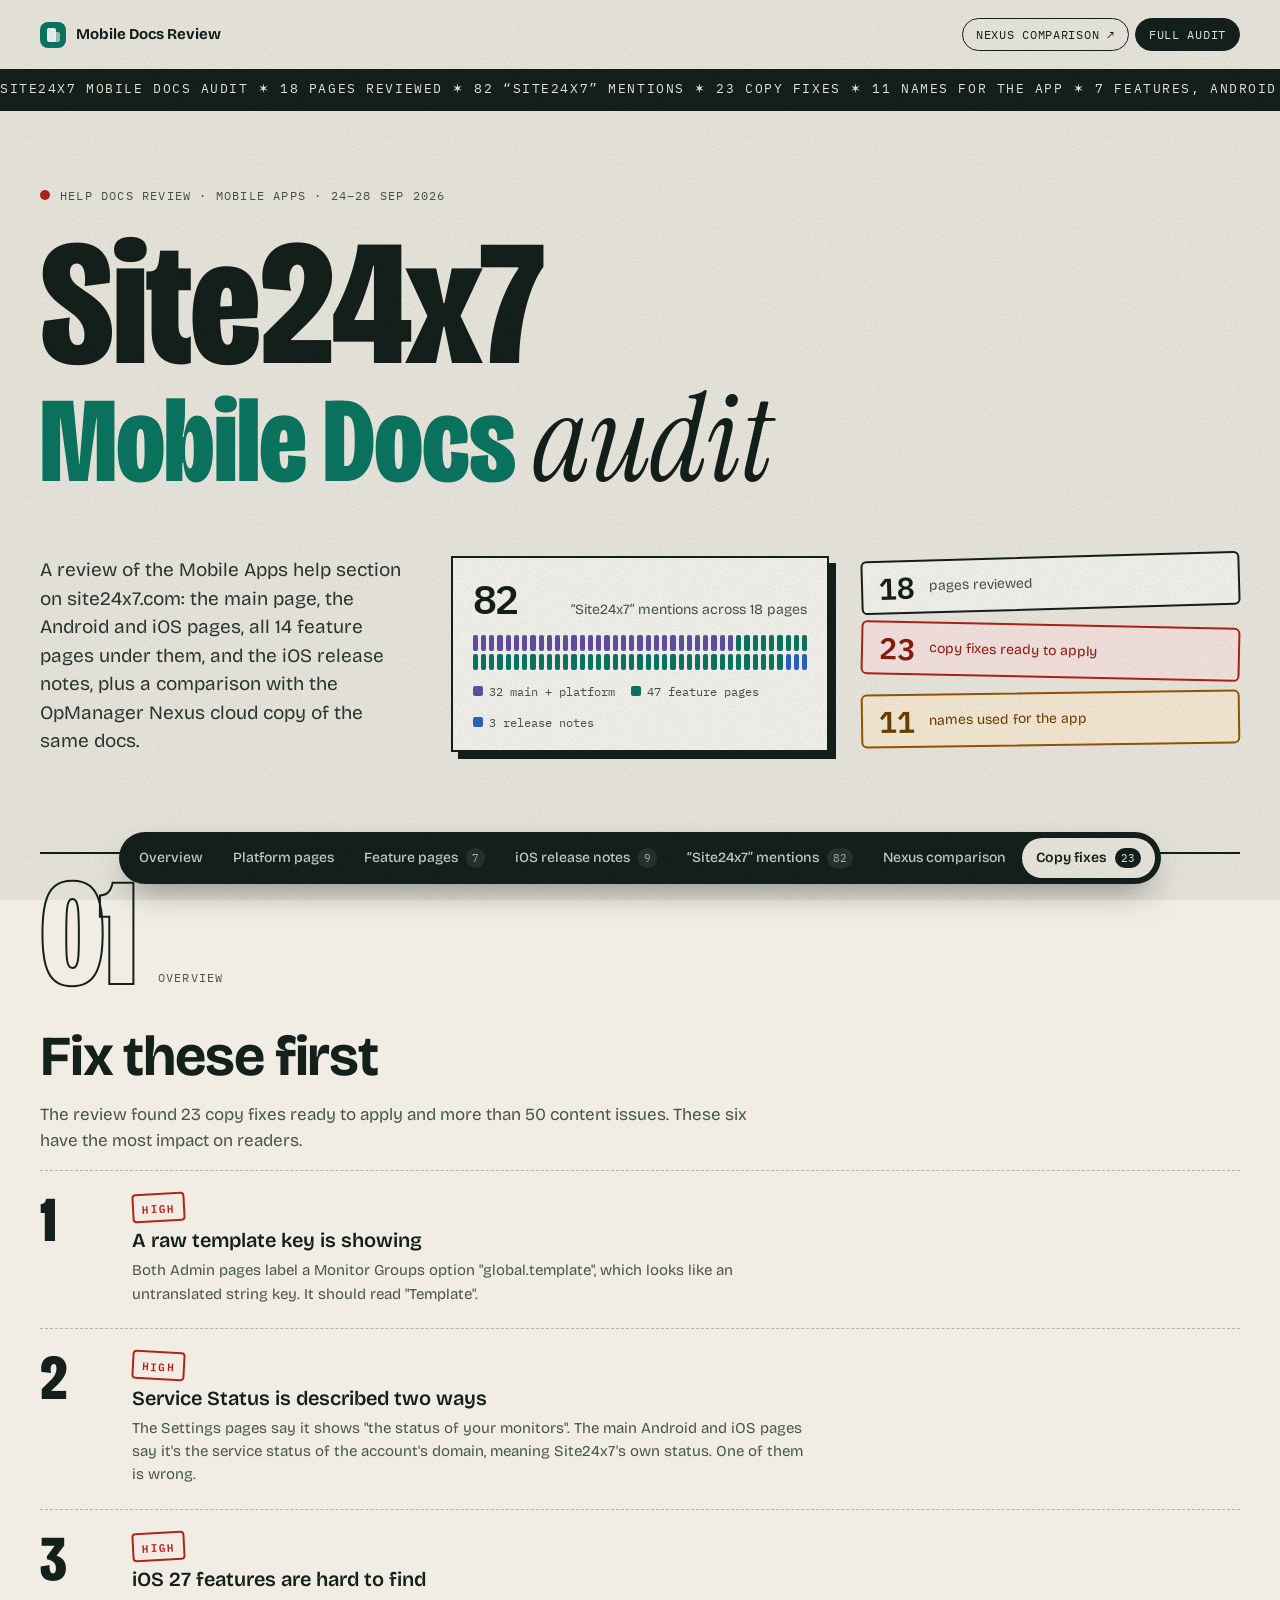
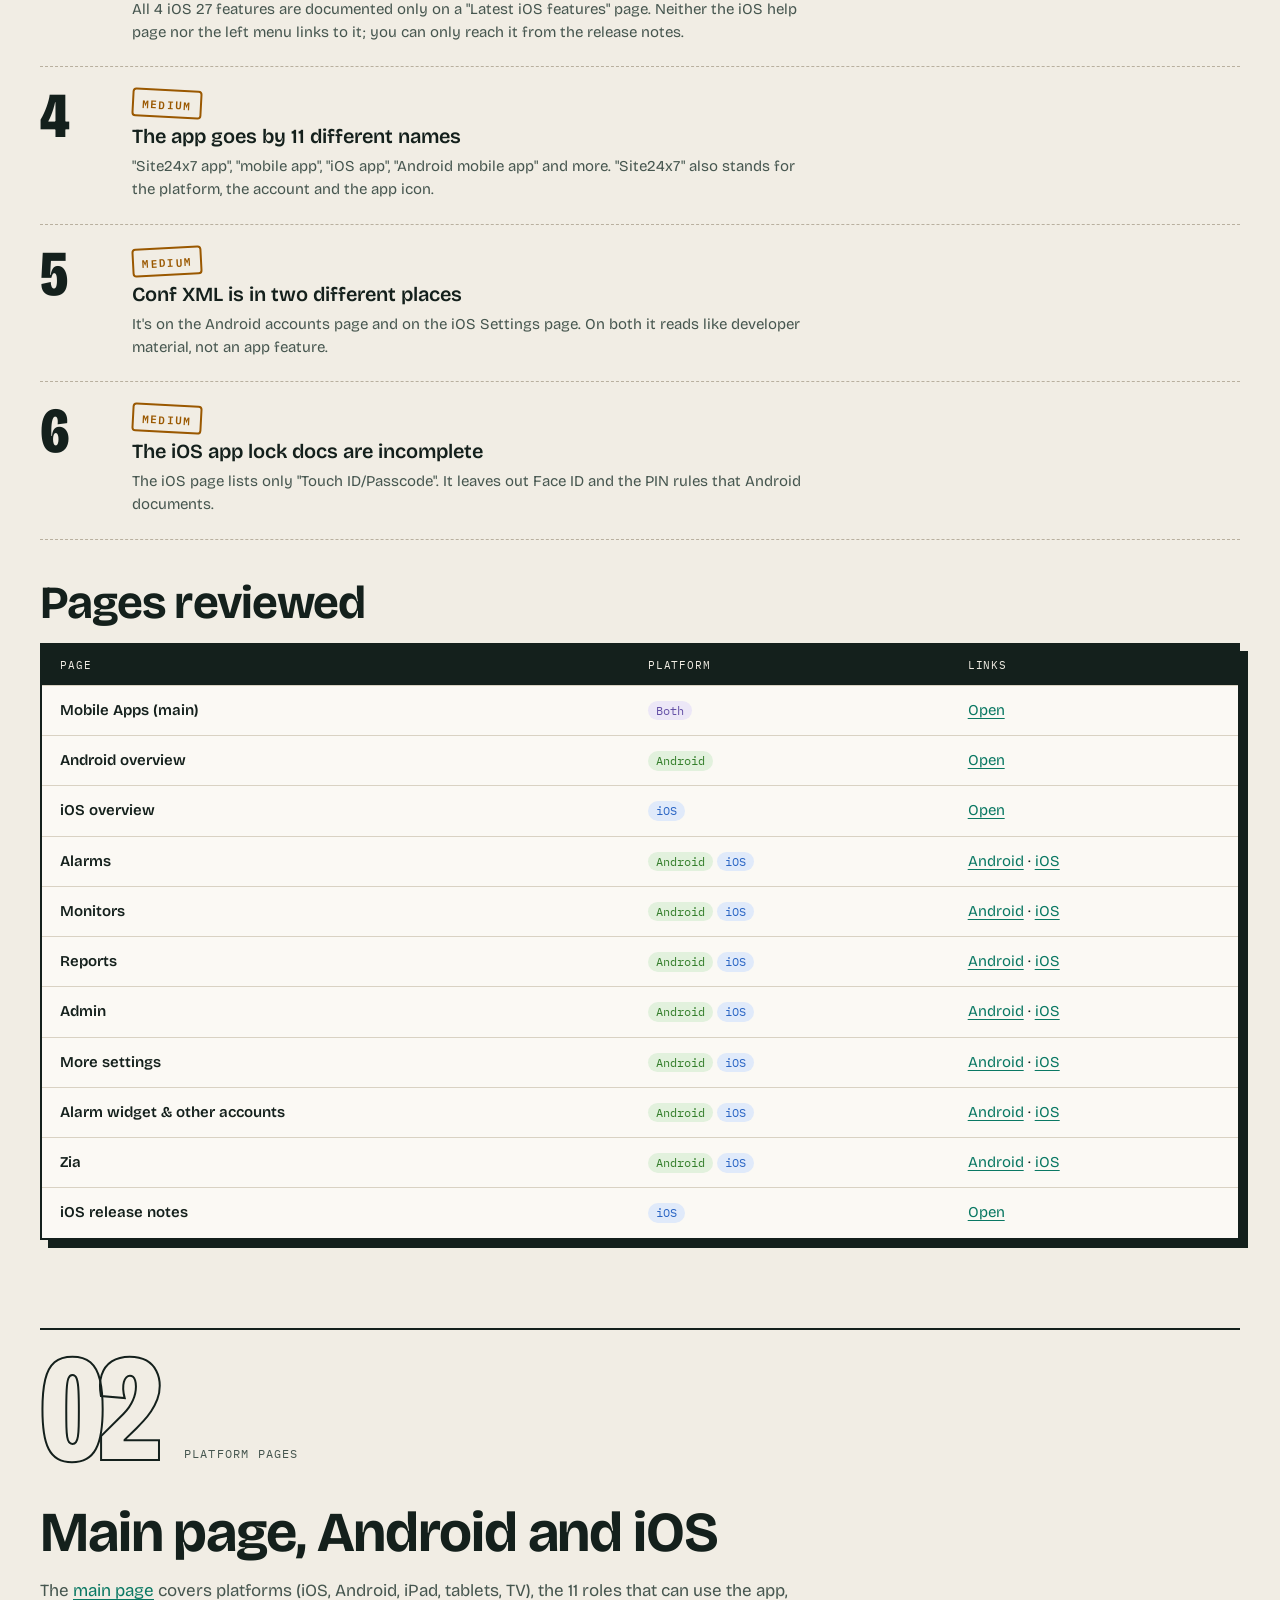
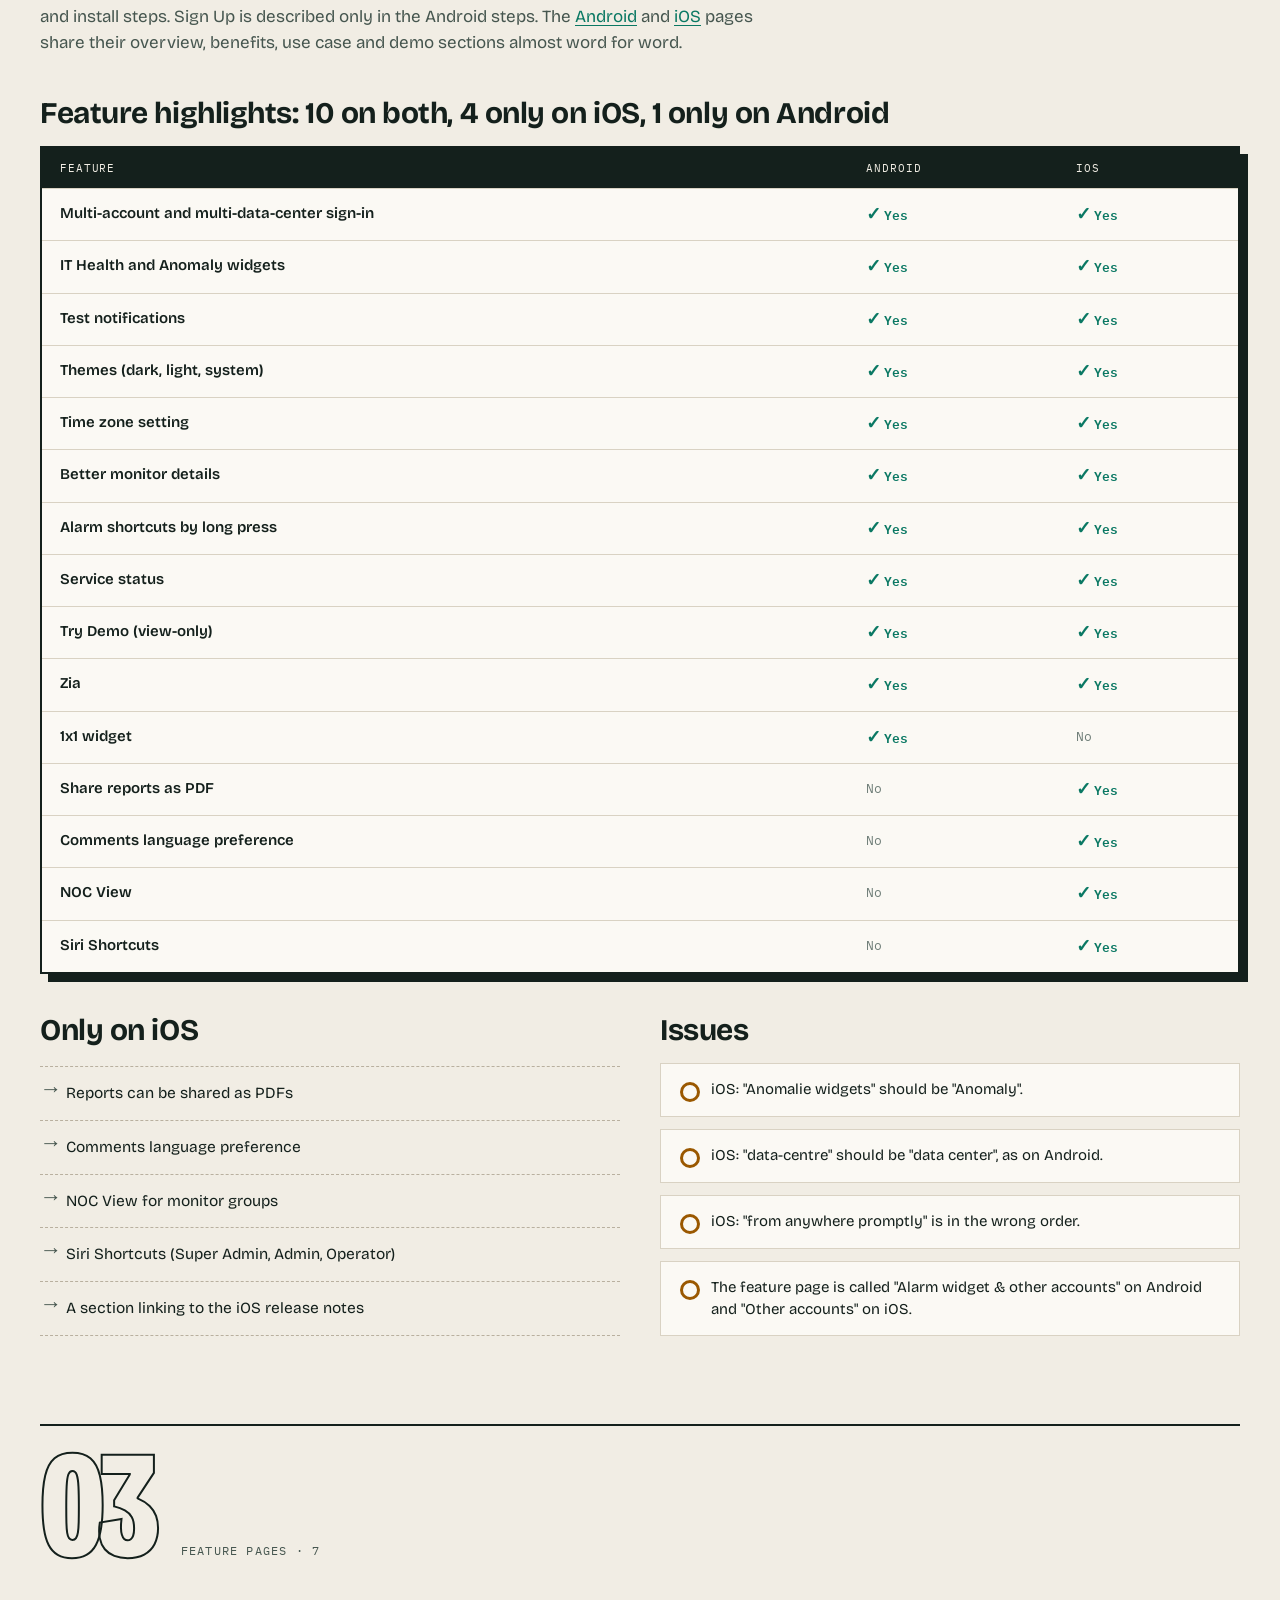
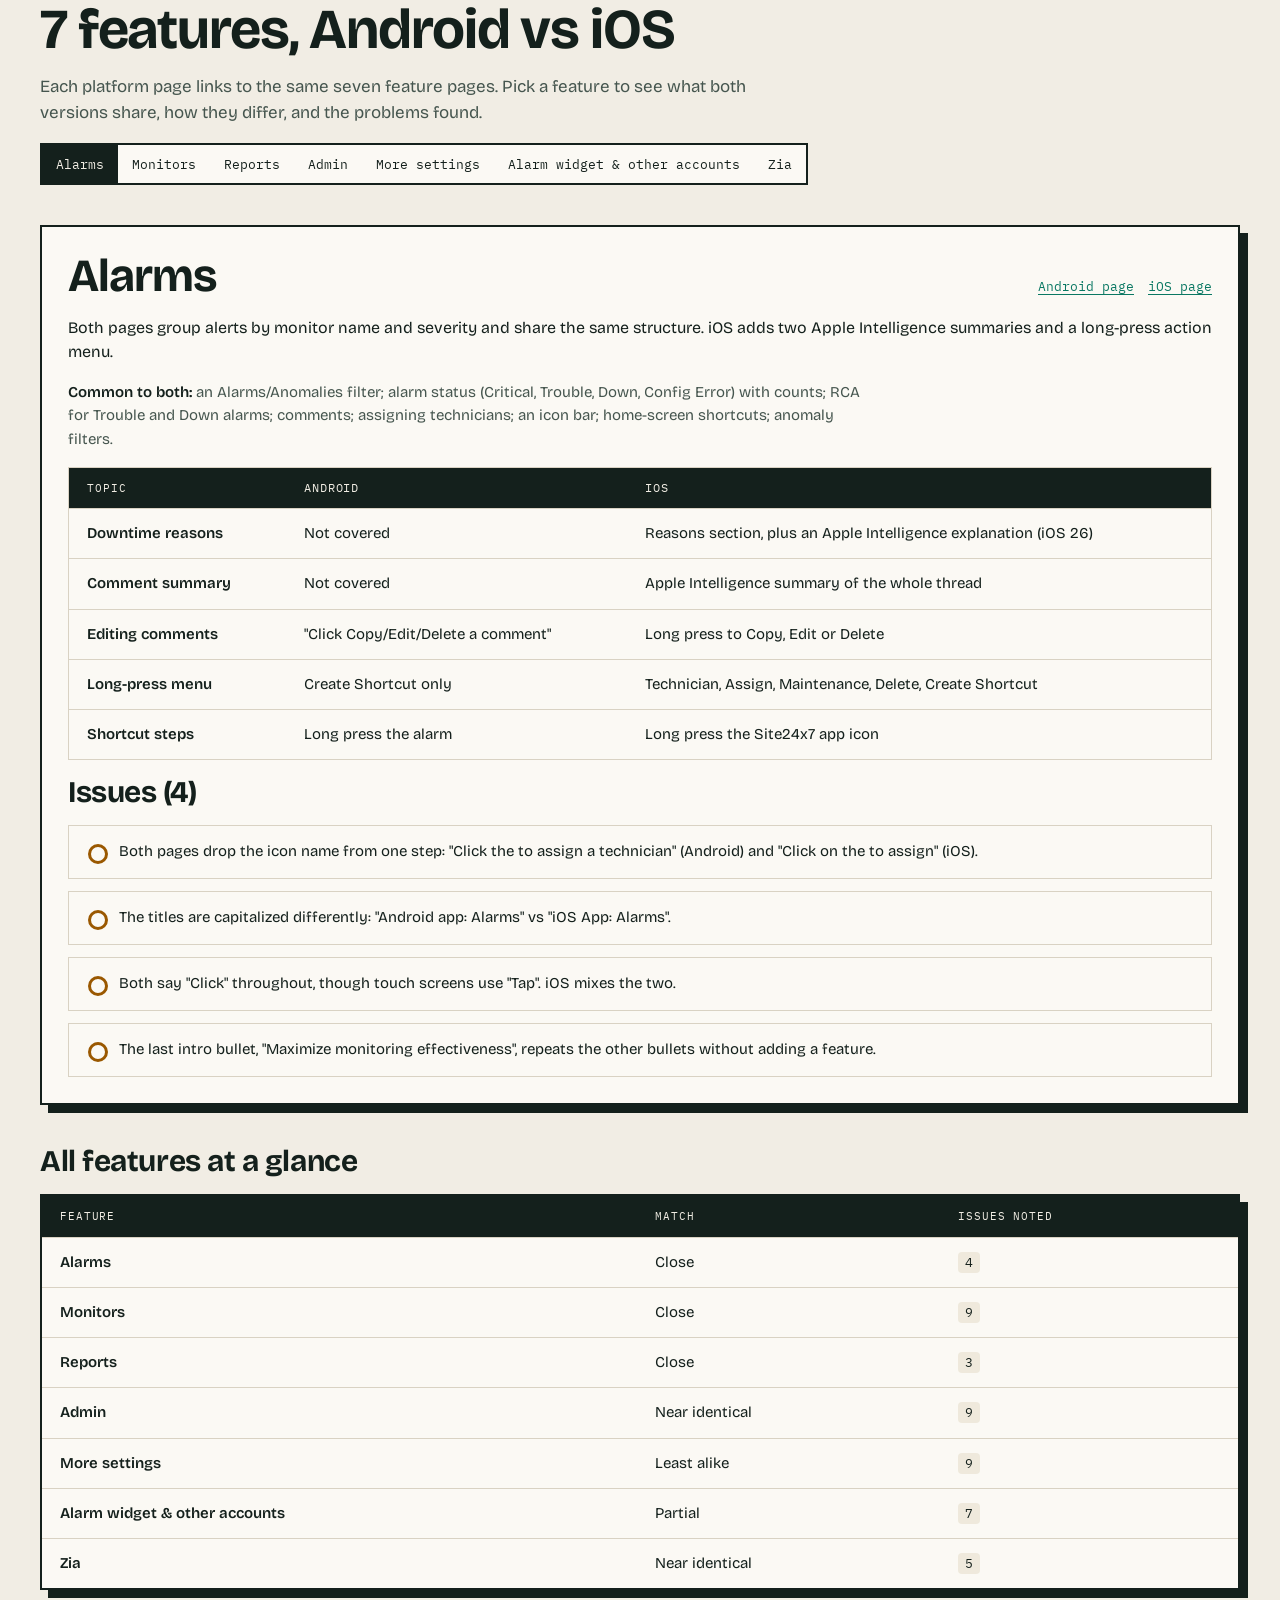
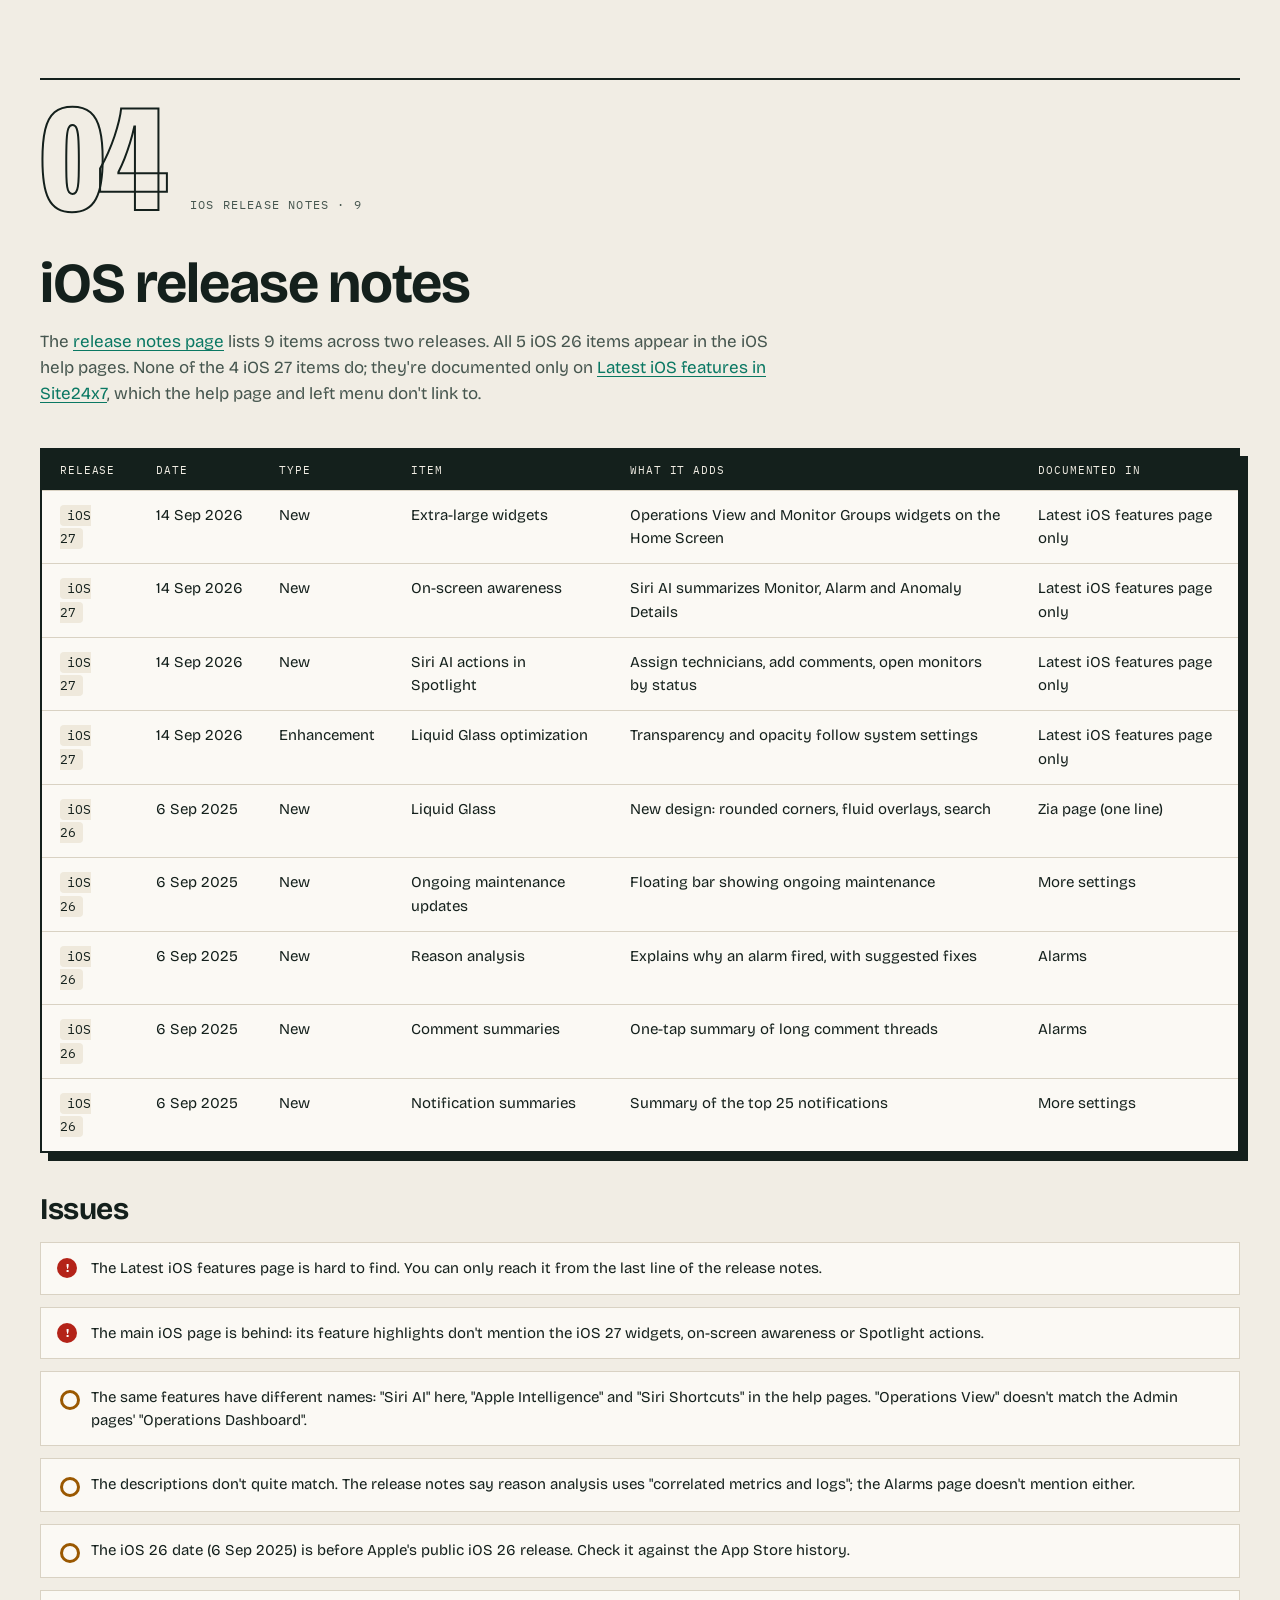
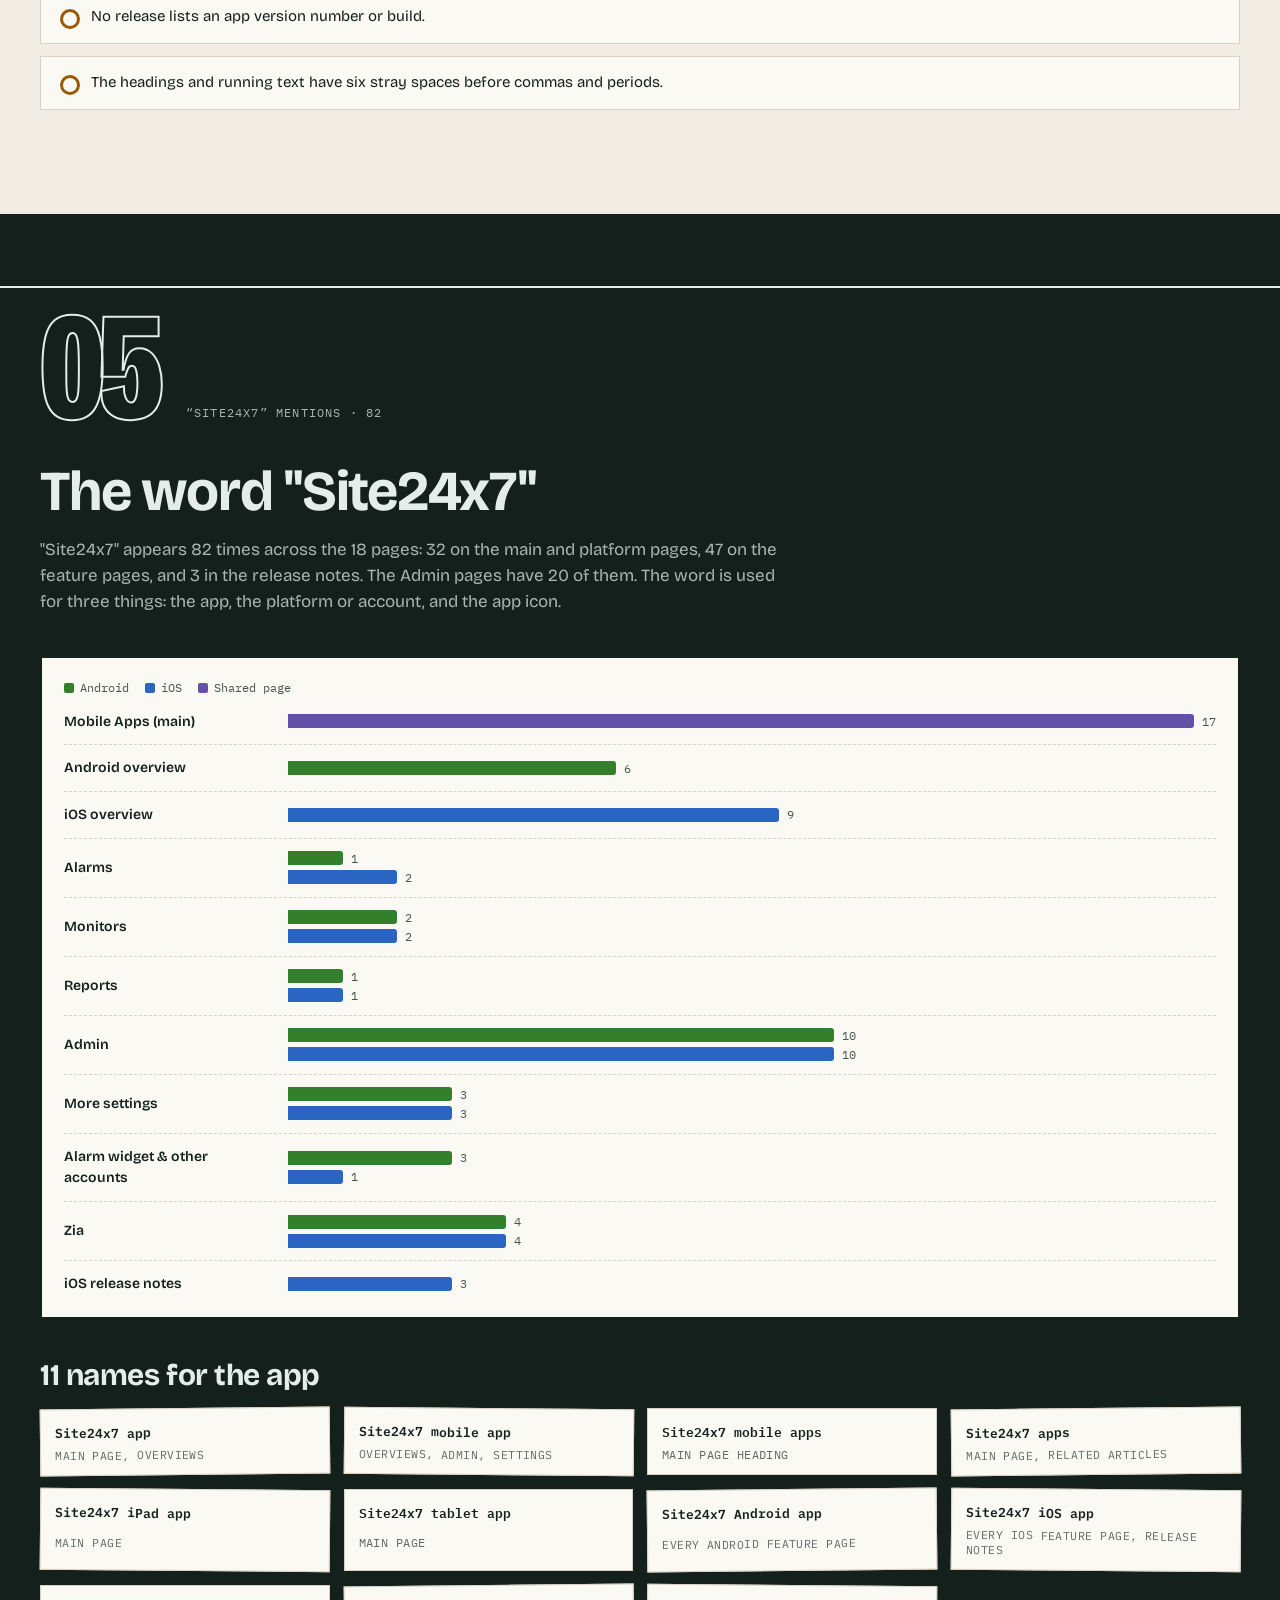
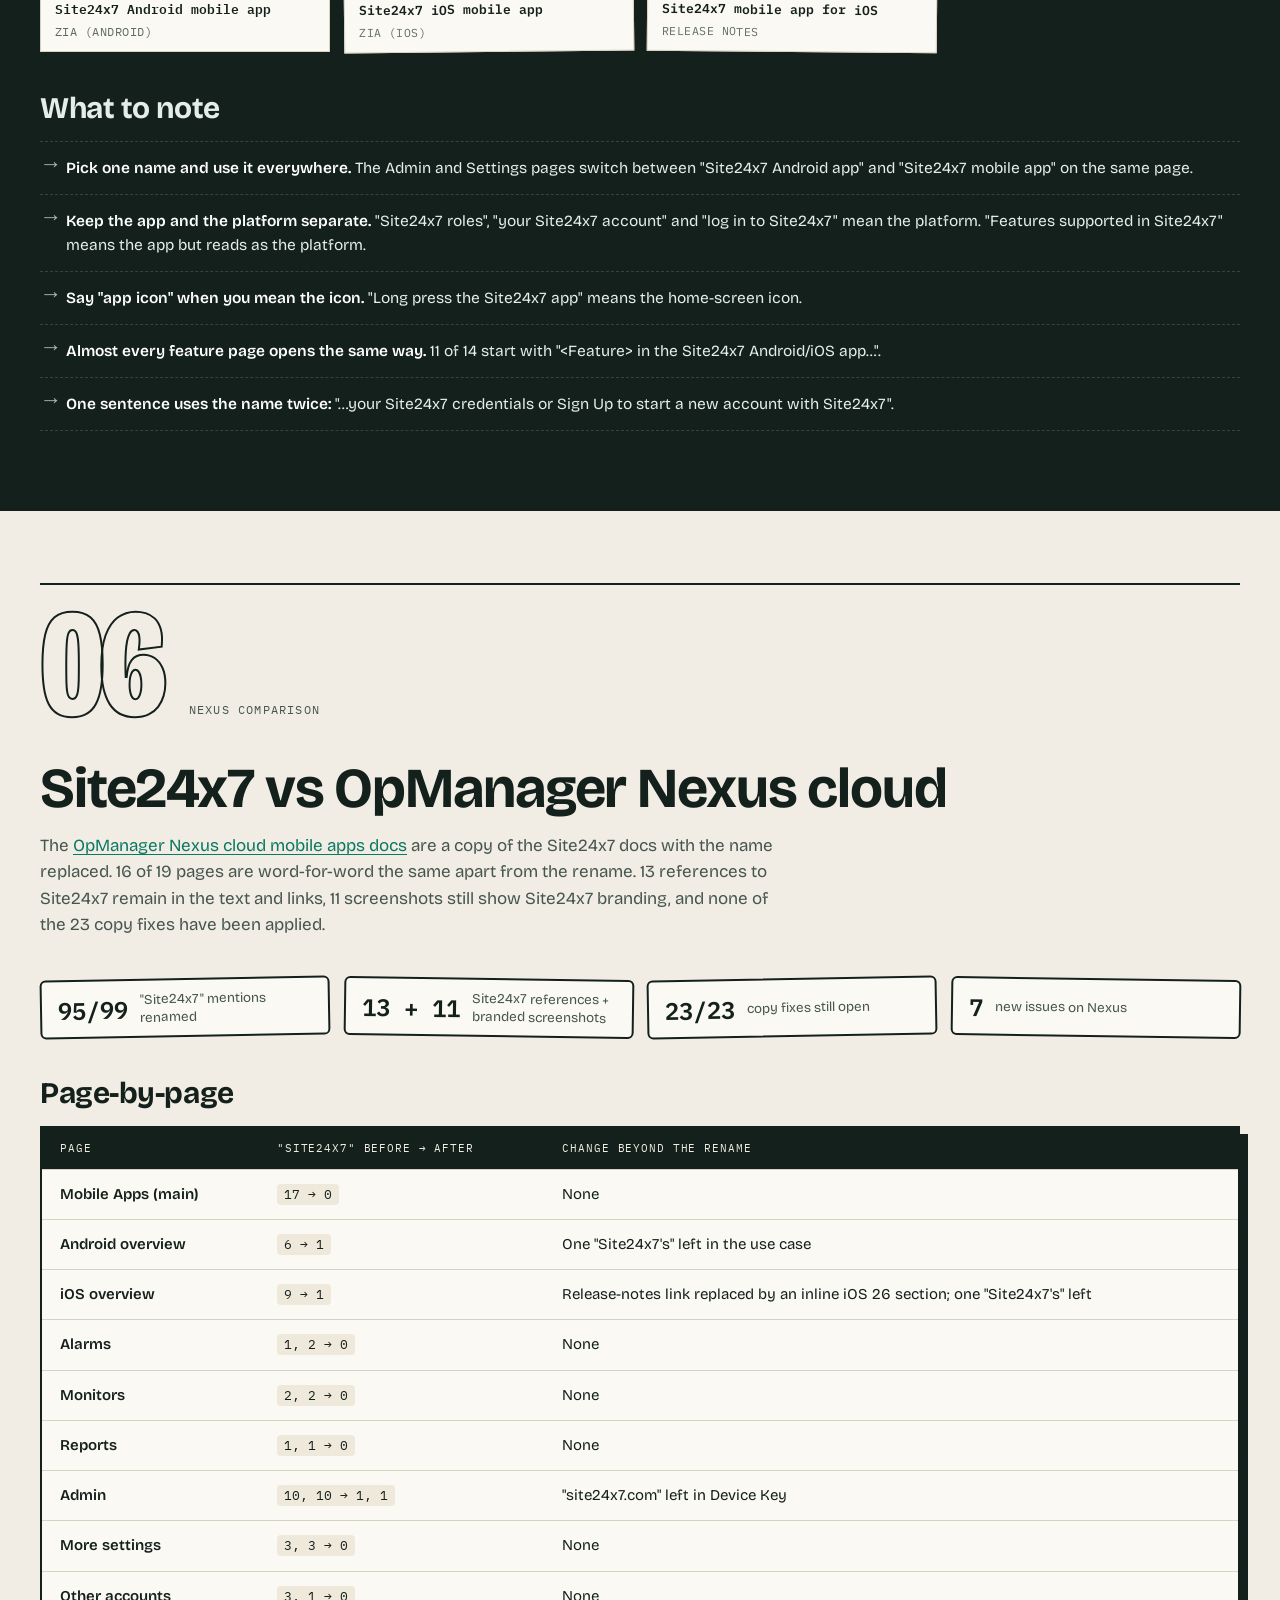
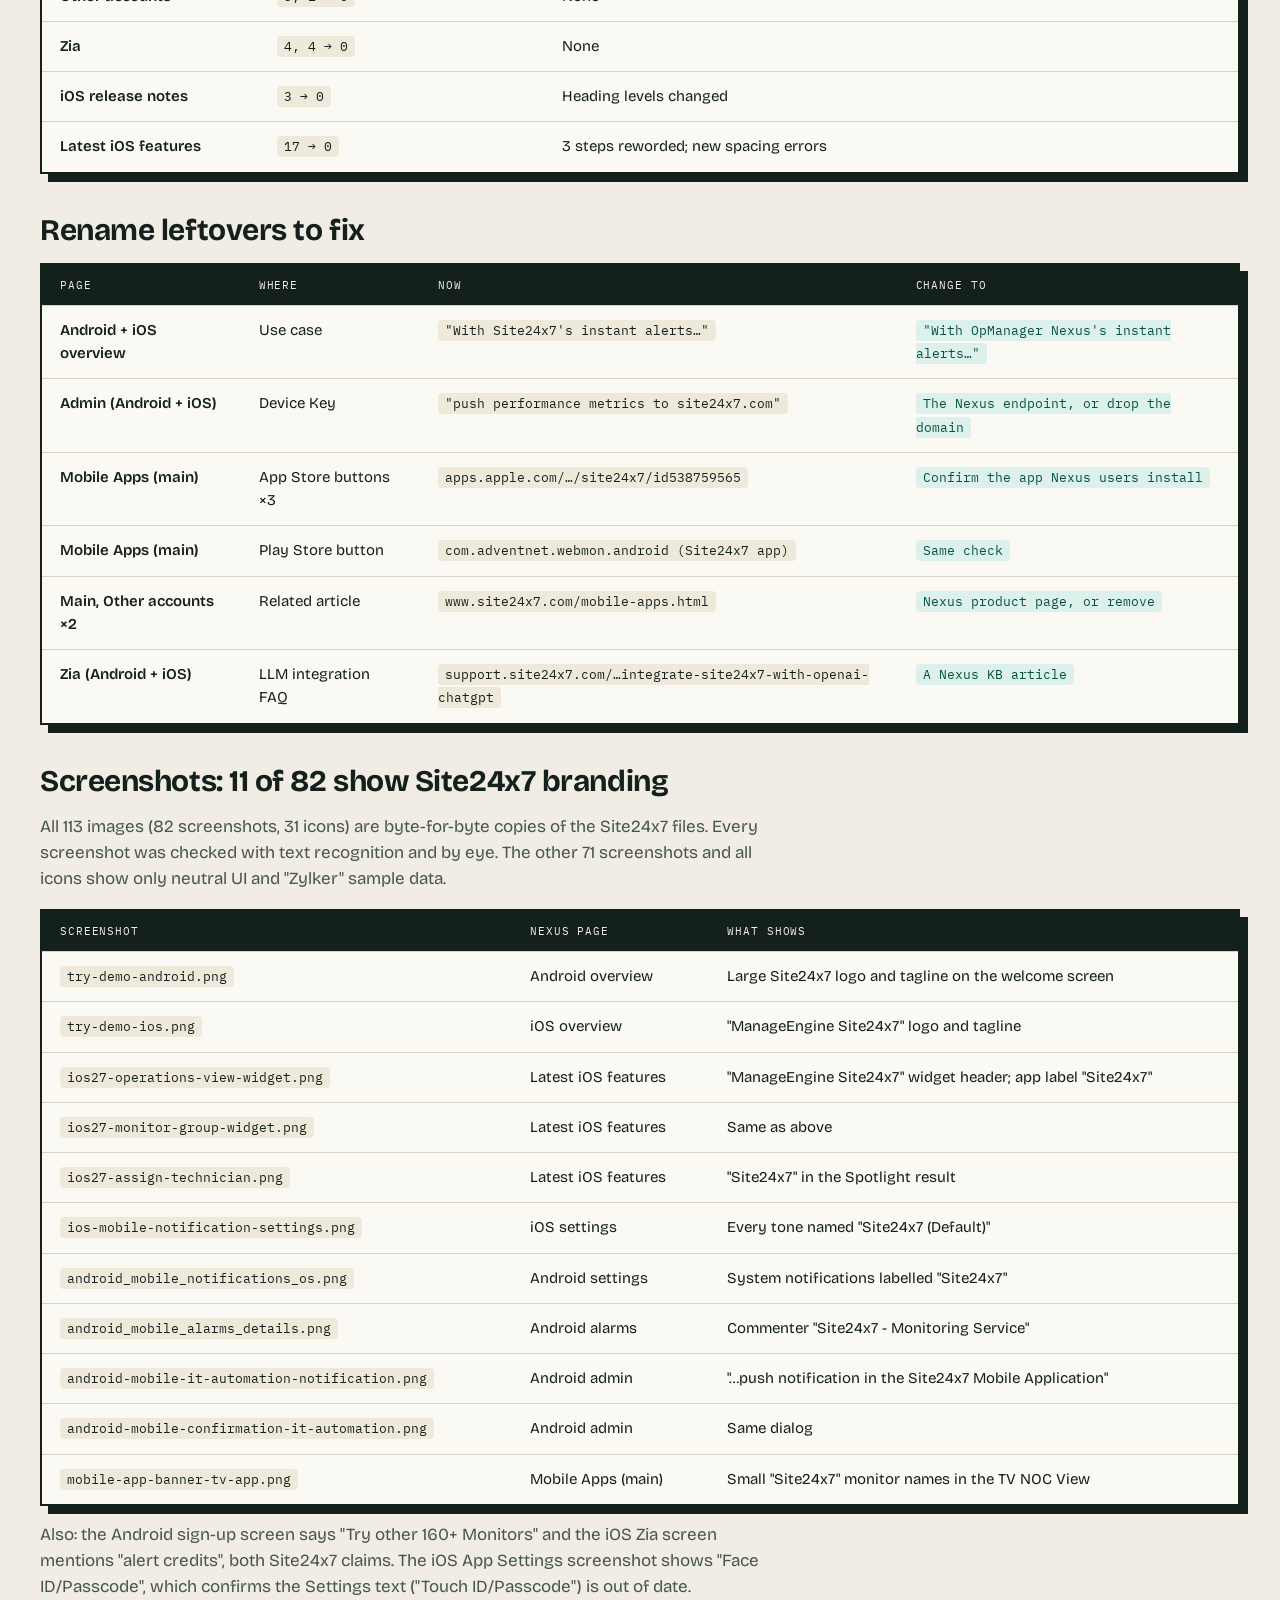
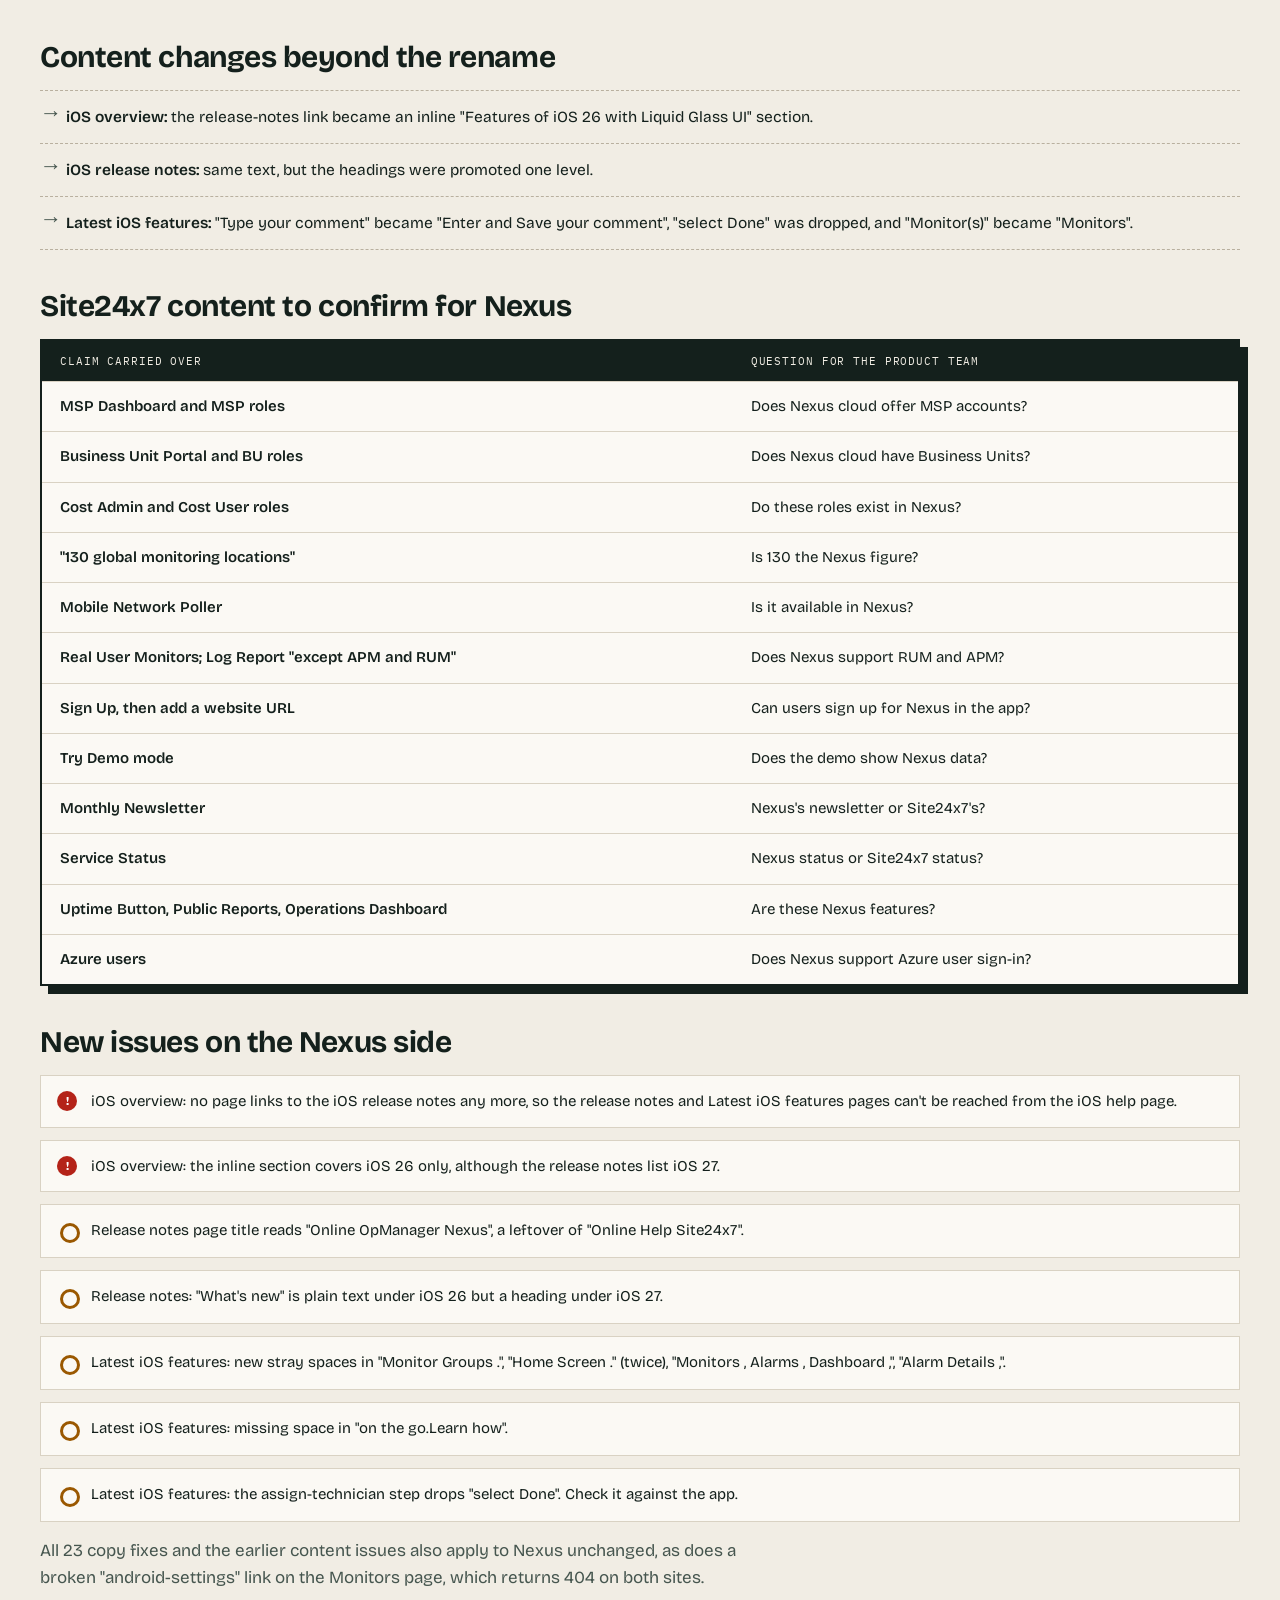
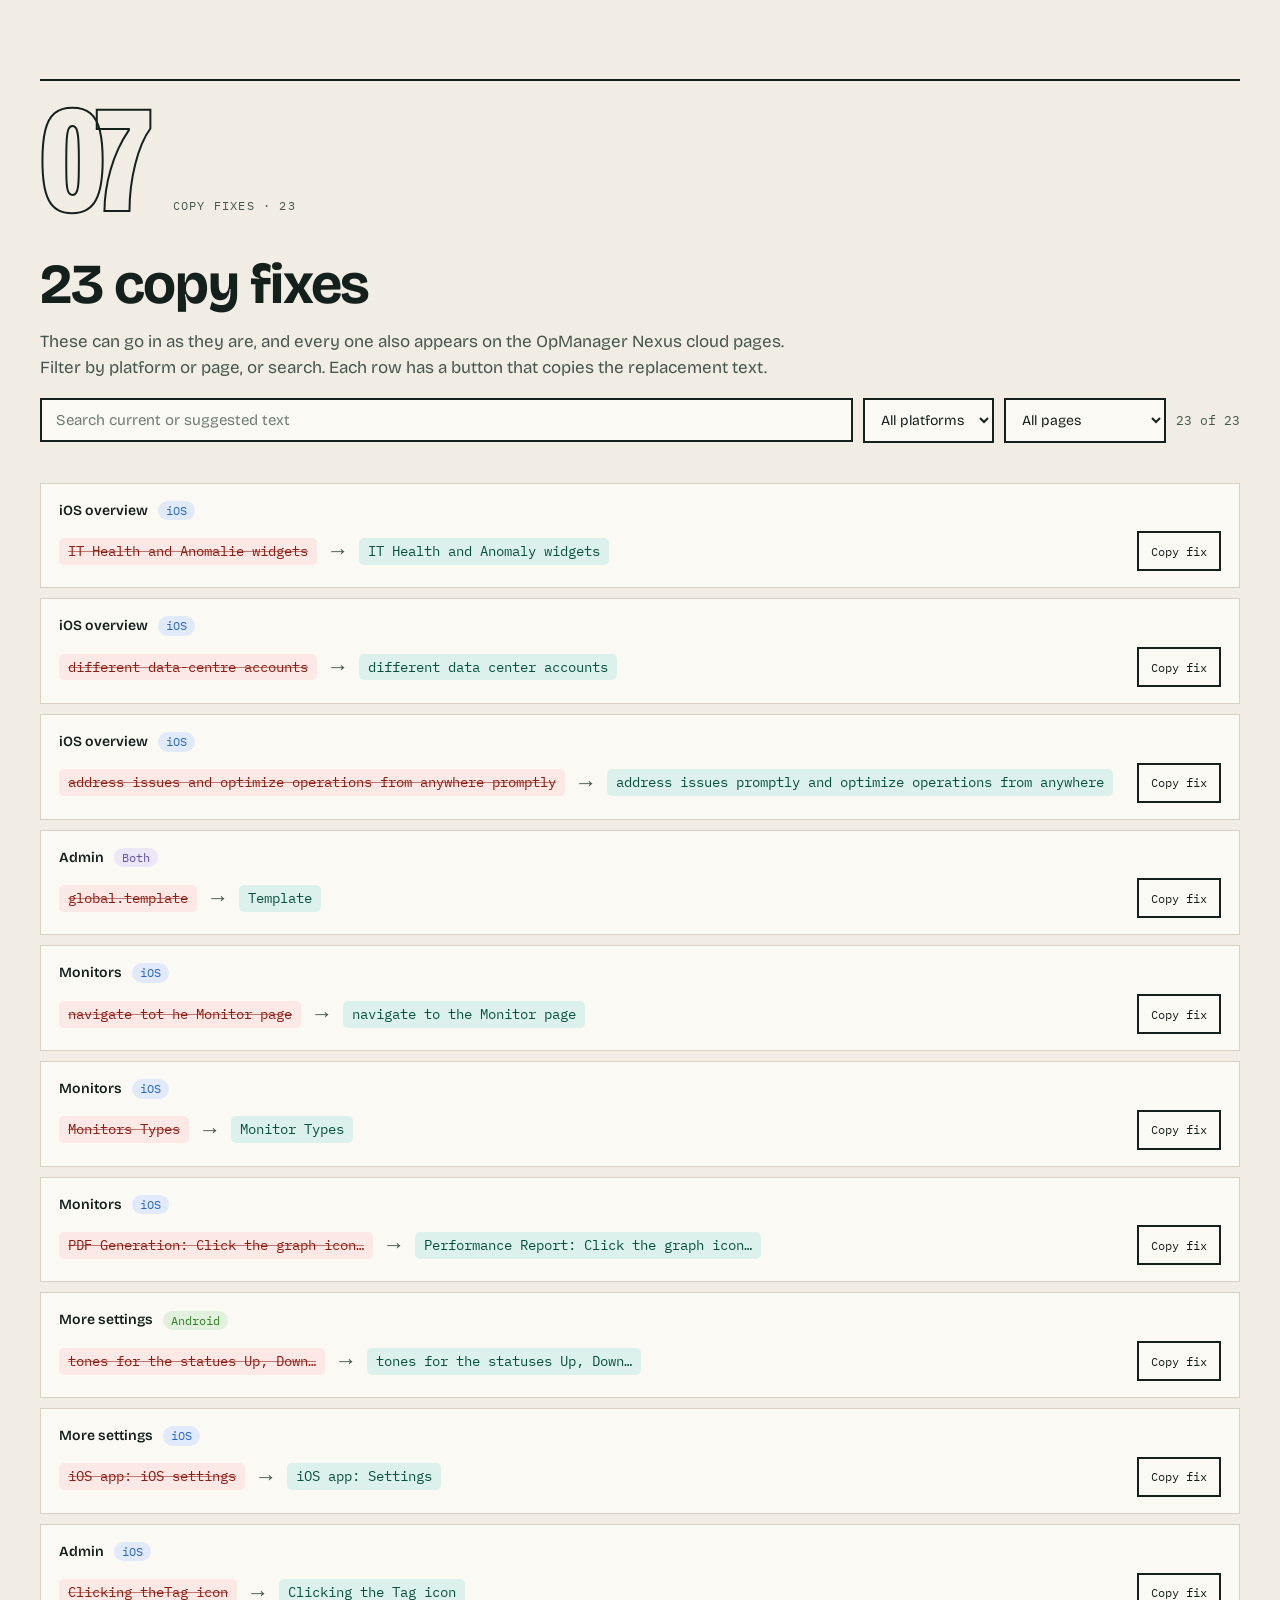
<file: audit/index.html>
<!doctype html>
<html lang="en">
<head>
<meta charset="utf-8">
<meta name="viewport" content="width=device-width, initial-scale=1, viewport-fit=cover">
<meta name="robots" content="noindex, nofollow">
<meta name="description" content="Review of the Site24x7 Mobile Apps help pages, compared with their OpManager Nexus cloud copies.">
<title>Site24x7 Mobile Docs Audit</title>
<link rel="preconnect" href="https://fonts.googleapis.com">
<link rel="preconnect" href="https://fonts.gstatic.com" crossorigin>
<link rel="stylesheet" href="https://fonts.googleapis.com/css2?family=Bricolage+Grotesque:opsz,wdth,wght@12..96,75..100,300..800&family=IBM+Plex+Mono:wght@400;500;600&family=Instrument+Serif:ital@0;1&display=swap">
<link rel="stylesheet" href="../assets/ui.css">
<script src="../assets/shell.js"></script>
</head>
<body>
<div class="grain" aria-hidden="true"></div>
<a class="skip" href="#view">Skip to content</a>
<header class="top">
  <a class="brand" href="../index.html"><span class="mark" aria-hidden="true"></span><span>Mobile Docs Review</span></a>
  <nav class="switch" aria-label="Reports"><a href="../index.html">Nexus comparison ↗</a><a href="#overview" aria-current="page">Full audit</a></nav>
</header>
<div class="ticker" aria-hidden="true"><div><span>Site24x7 mobile docs audit ✶ 18 pages reviewed ✶ 82 “Site24x7” mentions ✶ 23 copy fixes ✶ 11 names for the app ✶ 7 features, Android vs iOS ✶ 9 iOS release items ✶ Site24x7 mobile docs audit ✶ 18 pages reviewed ✶ 82 “Site24x7” mentions ✶ 23 copy fixes ✶ 11 names for the app ✶ 7 features, Android vs iOS ✶ 9 iOS release items ✶ </span><span>Site24x7 mobile docs audit ✶ 18 pages reviewed ✶ 82 “Site24x7” mentions ✶ 23 copy fixes ✶ 11 names for the app ✶ 7 features, Android vs iOS ✶ 9 iOS release items ✶ Site24x7 mobile docs audit ✶ 18 pages reviewed ✶ 82 “Site24x7” mentions ✶ 23 copy fixes ✶ 11 names for the app ✶ 7 features, Android vs iOS ✶ 9 iOS release items ✶ </span></div></div>

<section class="hero">
  <div class="kicker">Help docs review · Mobile Apps · 24–28 Sep 2026</div>
  <h1><span class="l1">Site24x7</span><span class="l2">Mobile Docs <span class="serif">audit</span></span></h1>
  <div class="hero-grid">
    <p class="lede">A review of the Mobile Apps help section on site24x7.com: the main page, the Android and iOS pages, all 14 feature pages under them, and the iOS release notes, plus a comparison with the OpManager Nexus cloud copy of the same docs.</p>
    <div class="slab">
      <div class="slab-top"><b>82</b><span>“Site24x7” mentions across 18 pages</span></div>
      <div class="ticks" aria-hidden="true" style="grid-template-columns:repeat(41,minmax(0,1fr))"><i style="--c:var(--both)"></i><i style="--c:var(--both)"></i><i style="--c:var(--both)"></i><i style="--c:var(--both)"></i><i style="--c:var(--both)"></i><i style="--c:var(--both)"></i><i style="--c:var(--both)"></i><i style="--c:var(--both)"></i><i style="--c:var(--both)"></i><i style="--c:var(--both)"></i><i style="--c:var(--both)"></i><i style="--c:var(--both)"></i><i style="--c:var(--both)"></i><i style="--c:var(--both)"></i><i style="--c:var(--both)"></i><i style="--c:var(--both)"></i><i style="--c:var(--both)"></i><i style="--c:var(--both)"></i><i style="--c:var(--both)"></i><i style="--c:var(--both)"></i><i style="--c:var(--both)"></i><i style="--c:var(--both)"></i><i style="--c:var(--both)"></i><i style="--c:var(--both)"></i><i style="--c:var(--both)"></i><i style="--c:var(--both)"></i><i style="--c:var(--both)"></i><i style="--c:var(--both)"></i><i style="--c:var(--both)"></i><i style="--c:var(--both)"></i><i style="--c:var(--both)"></i><i style="--c:var(--both)"></i><i></i><i></i><i></i><i></i><i></i><i></i><i></i><i></i><i></i><i></i><i></i><i></i><i></i><i></i><i></i><i></i><i></i><i></i><i></i><i></i><i></i><i></i><i></i><i></i><i></i><i></i><i></i><i></i><i></i><i></i><i></i><i></i><i></i><i></i><i></i><i></i><i></i><i></i><i></i><i></i><i></i><i></i><i></i><i></i><i></i><i></i><i></i><i style="--c:var(--ios)"></i><i style="--c:var(--ios)"></i><i style="--c:var(--ios)"></i></div>
      <div class="slab-key"><span style="--c:var(--both)">32 main + platform</span><span style="--c:var(--accent)">47 feature pages</span><span style="--c:var(--ios)">3 release notes</span></div>
    </div>
    <div class="stickers">
      <div class="sticker" style="--r:-1.6deg"><b>18</b><span>pages reviewed</span></div>
      <div class="sticker" style="--r:1.2deg;--b:var(--crit);--bg:var(--crit-soft);--fg:var(--crit-ink)"><b>23</b><span>copy fixes ready to apply</span></div>
      <div class="sticker" style="--r:-.8deg;--b:var(--warn);--bg:var(--warn-soft);--fg:var(--warn-ink)"><b>11</b><span>names used for the app</span></div>
    </div>
  </div>
</section>

<main id="view" tabindex="-1"></main>

<footer><div>
    <span>Source pages fetched 24 and 28 Sep 2026 from site24x7.com/help/native-apps/. Counts cover page content only, not the menu or footer.</span>
  <span>For the standalone Nexus rebrand report, see <a href="../">the OpManager Nexus comparison</a>.</span>
</div></footer>

<nav class="dock" aria-label="Sections" id="dock"></nav>

<script>
const H = "https://www.site24x7.com/help/native-apps/";
const esc = s => String(s).replace(/[&<>"]/g, c => ({"&":"&amp;","<":"&lt;",">":"&gt;",'"':"&quot;"}[c]));
const q = s => `<span class="q">${esc(s)}</span>`;
const pill = p => `<span class="pill p-${p.toLowerCase()}">${p}</span>`;
const yn = v => v === true ? '<span class="yes">Yes</span>' : v === false ? '<span class="no">No</span>' : esc(v);
const table = (head, rows) => `<div class="tablebox"><table><thead><tr>${head.map(h=>`<th>${h}</th>`).join("")}</tr></thead><tbody>${rows.map(r=>`<tr>${r.map((c,j)=>`<td data-label="${String(head[j]||"").replace(/<[^>]+>/g,"")}">${c}</td>`).join("")}</tr>`).join("")}</tbody></table></div>`;

/* ---------- data ---------- */
const PRIORITIES = [
  ["crit","A raw template key is showing","Both Admin pages label a Monitor Groups option \"global.template\", which looks like an untranslated string key. It should read \"Template\"."],
  ["crit","Service Status is described two ways","The Settings pages say it shows \"the status of your monitors\". The main Android and iOS pages say it's the service status of the account's domain, meaning Site24x7's own status. One of them is wrong."],
  ["crit","iOS 27 features are hard to find","All 4 iOS 27 features are documented only on a \"Latest iOS features\" page. Neither the iOS help page nor the left menu links to it; you can only reach it from the release notes."],
  ["warn","The app goes by 11 different names","\"Site24x7 app\", \"mobile app\", \"iOS app\", \"Android mobile app\" and more. \"Site24x7\" also stands for the platform, the account and the app icon."],
  ["warn","Conf XML is in two different places","It's on the Android accounts page and on the iOS Settings page. On both it reads like developer material, not an app feature."],
  ["warn","The iOS app lock docs are incomplete","The iOS page lists only \"Touch ID/Passcode\". It leaves out Face ID and the PIN rules that Android documents."]
];

const PAGES = [
  ["Mobile Apps (main)","Shared","", H, 17],
  ["Android overview","Android","", H+"android/", 6],
  ["iOS overview","iOS","", H+"ios/", 9],
  ["Alarms","Android","iOS", ["android/alarms.html","ios/alarms.html"], [1,2]],
  ["Monitors","Android","iOS", ["android/monitors.html","ios/monitors.html"], [2,2]],
  ["Reports","Android","iOS", ["android/reports.html","ios/reports.html"], [1,1]],
  ["Admin","Android","iOS", ["android/admin.html","ios/admin.html"], [10,10]],
  ["More settings","Android","iOS", ["android/android-settings.html","ios/ios-settings.html"], [3,3]],
  ["Alarm widget & other accounts","Android","iOS", ["android/msp-bu-accounts.html","ios/msp-bu-accounts.html"], [3,1]],
  ["Zia","Android","iOS", ["android/zia-bot.html","ios/zia-bot.html"], [4,4]],
  ["iOS release notes","iOS","", H+"ios/release-notes.html", 3]
];

const PLATFORM_MATRIX = [
  ["Multi-account and multi-data-center sign-in",true,true],["IT Health and Anomaly widgets",true,true],["Test notifications",true,true],
  ["Themes (dark, light, system)",true,true],["Time zone setting",true,true],["Better monitor details",true,true],
  ["Alarm shortcuts by long press",true,true],["Service status",true,true],["Try Demo (view-only)",true,true],["Zia",true,true],
  ["1x1 widget",true,false],["Share reports as PDF",false,true],["Comments language preference",false,true],["NOC View",false,true],["Siri Shortcuts",false,true]
];

const FEATURES = [
 {id:"alarms", name:"Alarms", match:"Close", paths:["android/alarms.html","ios/alarms.html"],
  lead:"Both pages group alerts by monitor name and severity and share the same structure. iOS adds two Apple Intelligence summaries and a long-press action menu.",
  common:"an Alarms/Anomalies filter; alarm status (Critical, Trouble, Down, Config Error) with counts; RCA for Trouble and Down alarms; comments; assigning technicians; an icon bar; home-screen shortcuts; anomaly filters.",
  diff:[["Downtime reasons","Not covered","Reasons section, plus an Apple Intelligence explanation (iOS 26)"],["Comment summary","Not covered","Apple Intelligence summary of the whole thread"],["Editing comments","\"Click Copy/Edit/Delete a comment\"","Long press to Copy, Edit or Delete"],["Long-press menu","Create Shortcut only","Technician, Assign, Maintenance, Delete, Create Shortcut"],["Shortcut steps","Long press the alarm","Long press the Site24x7 app icon"]],
  issues:[[0,"Both pages drop the icon name from one step: \"Click the  to assign a technician\" (Android) and \"Click on the to assign\" (iOS)."],[0,"The titles are capitalized differently: \"Android app: Alarms\" vs \"iOS App: Alarms\"."],[0,"Both say \"Click\" throughout, though touch screens use \"Tap\". iOS mixes the two."],[0,"The last intro bullet, \"Maximize monitoring effectiveness\", repeats the other bullets without adding a feature."]]},
 {id:"monitors", name:"Monitors", match:"Close", paths:["android/monitors.html","ios/monitors.html"],
  lead:"The two pages are nearly identical. iOS adds NOC View and drops Create Shortcut from the monitor menu.",
  common:"a Monitors / Monitor Types / Monitor Groups filter; a status count panel; the Summary, Outages History, Inventory, Log Report and Config Error tabs; server-only tabs; Poll Now, Schedule Maintenance, Suspend, Delete; Quick Add Monitor.",
  diff:[["Opening the monitor menu","Three-dots menu","Long press the monitor"],["Create Shortcut (1x1 widget)","Yes","Not listed"],["NOC View","Not covered","Up to 1,000 monitors per group as colored tiles"],["Log Report","Custom time frame","Custom time frame, plus a time filter"],["Graph icon entry","\"Performance Report\"","Labelled \"PDF Generation\", but the text describes the Performance Report"]],
  issues:[[1,"iOS: \"navigate tot he Monitor page\" is a typo."],[1,"iOS: the \"PDF Generation\" label doesn't match its text."],[0,"iOS: \"Monitors Types\" should be \"Monitor Types\"."],[0,"Both: the Monitor Types steps are garbled: \"Click the Monitors() and  Monitor Types option is the default option…\""],[0,"Both: \"OUTAGES HISTORY: Specify the duration…\" suggests the user enters something. The tab shows downtime periods."],[0,"Both: Processes says \"on your Windows server\". Check whether Linux servers are covered too."],[0,"Both: the tab names are in all capitals (SUMMARY, INVENTORY), unlike every other label."],[0,"iOS: \"We can display up to 1K monitors\" switches to \"we\"."],[0,"Both: the intro ends with filler (\"…will empower you to maintain optimal operational efficiency\")."]]},
 {id:"reports", name:"Reports", match:"Close", paths:["android/reports.html","ios/reports.html"],
  lead:"The shortest pair, about 200 words each. Both cover Outages and SLA reports, and iOS adds PDF sharing.",
  common:"open Reports from the bottom bar; Outages (duration, start, end, error message); SLAs (Availability, Response Time, Composite); a time and date filter.",
  diff:[["PDF sharing of outages","Not covered","Share icon, then pick an app"],["SLA wording","\"Help organizations define…\"","\"Our SLA management helps…\""]],
  issues:[[0,"Android: \"SLAs: Help organizations define…\" makes the report the subject of \"Help\", which doesn't read correctly."],[0,"Both: the page is thin. It has no steps for opening a single outage or SLA, and only 2 images (Android) and 3 (iOS)."],[0,"The main Android page lists RCA under reports, but this page never mentions RCA."]]},
 {id:"admin", name:"Admin", match:"Near identical", paths:["android/admin.html","ios/admin.html"],
  lead:"This is the longest pair, about 1,700 words each. The content is the same on both platforms; only capitalization and small wording differ.",
  common:"Inventory, User Management, Configuration Profile, Server Monitor, Poller, Operations, Report Settings, Share, Developer (Device Key) and IT Automation.",
  diff:[["Page title","\"Android app: Administrative actions\"","\"iOS app: Admin\""],["Operations Dashboard","One line","Adds \"Embed options are simple and valuable for a NOC.\""]],
  issues:[[1,"Both: a raw \"global.template\" key shows as an option label under Monitor Groups."],[0,"Android: the section list says \"Poller\" but the heading says \"Pollers\"."],[0,"Both: \"a Uptime Button\" and \"a SLA setting\" should be \"an\"."],[0,"iOS: \"Clicking theTag icon\" is missing a space."],[0,"Both: menu paths mix capitals, e.g. \"Admin > INVENTORY\" but \"Admin > Report Settings\"."],[0,"Both: grammar problems such as \"Help the monitor to operate using…\" and \"Get the list of users… and displays their role\"."],[0,"Both: \"Our system stores data for up to 30 days\" slips into \"we\" voice."],[0,"iOS: the Mobile Network Poller turns \"an Android device\" into a monitoring location. The iOS page needs a note that it's Android-only."],[0,"Both: check \"130 global monitoring locations\" against the current count."]]},
 {id:"settings", name:"More settings", match:"Least alike", paths:["android/android-settings.html","ios/ios-settings.html"],
  lead:"The platforms differ most on this page: iOS has four sections or options that Android lacks, and the app lock works differently.",
  common:"profile header; Add Account; time zone; notifications and tones; Custom Dashboard; Scheduled Maintenance; Newsletter; Service Status; bottom-bar customization; Trigger Test Alert; Debug Notification; Shake to Share Feedback; Theme; Close Account; Sign out.",
  diff:[["Bottom-bar customization","\"Edit Navigation\"","\"Tab Customization\""],["App lock","PIN, sign-out after 6 failed tries, biometric unlock, PIN timeout of 1, 5 or 10 min","\"Touch ID/Passcode\" only"],["Notification summary","Not covered","Apple Intelligence summary of the top 25 notifications"],["Ongoing maintenance bar","Not covered","Floating bar with the time left"],["Siri Shortcuts","Not covered","Super Admin, Admin, Operator"],["Conf XML","Not covered","Section on widget ordering"]],
  issues:[[1,"Both: Service Status is described as \"the status of your monitors\". The main pages say it's the service status of the account's domain."],[0,"Android: \"the statues Up, Down…\" should be \"statuses\"."],[0,"iOS: the title \"iOS app: iOS settings\" says \"iOS\" twice."],[0,"iOS: \"Touch ID/Passcode\" leaves out Face ID and the PIN rules."],[0,"The same feature is called \"Edit Navigation\" and \"Tab Customization\". Check which one the apps actually use."],[0,"iOS: Conf XML reads like developer material, not an app setting."],[0,"iOS: step 2 of Add Account drops the final \"Click Sign-in\"."],[0,"Both: the heading \"More () Settings\" has an icon that didn't render."],[0,"Both: the intro describes the doc (\"we provide clear instructions\") instead of the screen."]]},
 {id:"accounts", name:"Alarm widget & other accounts", match:"Partial", paths:["android/msp-bu-accounts.html","ios/msp-bu-accounts.html"],
  lead:"Both pages cover MSP and BU accounts. Only Android covers the alarm widget, and Android also carries the Conf XML note that iOS puts under Settings.",
  common:"the MSP Dashboard (customer status by group, search, alarms, notifications, settings); the Business Unit Portal (list, search, settings); a link under More to return to either.",
  diff:[["Link text on the platform page","\"Alarm widget & other accounts\"","\"Other accounts\""],["Page title","\"Alarms widget, MSP, and BU accounts\"","\"MSP and BU accounts\""],["Alarm widget","Yes","Not covered"],["Conf XML note","Here, as \"Developer's note\"","Under More settings instead"]],
  issues:[[0,"The link text and page title don't match. \"Alarm widget\", \"Alarms widget\" and \"Alarm's widget\" are all used."],[1,"Conf XML sits on this page on Android and on the Settings page on iOS."],[0,"iOS: there's no widget section, even though the main iOS page promotes widgets."],[0,"Both: \"Logging in with your MSP account, will take you…\" has an extra comma."],[0,"Both: \"the MSP Dashboard link available in the More\" is missing a word."],[0,"Both: it's unclear what \"Display the list of notifications available to customers\" means."],[0,"Android: the intro is 5 sentences of overview with no instructions."]]},
 {id:"zia", name:"Zia", match:"Near identical", paths:["android/zia-bot.html","ios/zia-bot.html"],
  lead:"The two Zia pages match most closely of all the pairs. They differ only in one iOS design line and the sample questions.",
  common:"prerequisites (latest app, a valid account, an LLM integration); six capabilities; copy, listen and rating feedback; three sample scenarios.",
  diff:[["Design note","None","\"Built with the latest Liquid Glass UI design\""],["Outage scenario returns","Monitors, reason, time down","Monitors, severity, time down"],["RCA sample question","\"Can you provide me the alerts and the RCA report?\"","\"Why is my server down?\""],["Voice sample question","\"What are the current statuses of the available monitors?\"","\"How is my website performing today?\""]],
  issues:[[0,"Both: \"a valid integration with the LLM\" doesn't say which LLM, or who sets it up."],[0,"The outage answer lists \"reason\" on Android and \"severity\" on iOS."],[0,"Both: \"help us improve future responses\" slips into \"we\" voice."],[0,"iOS: the \"Liquid Glass UI design\" line is marketing copy with no instructions attached."],[0,"Both: the title \"Using Zia in the Site24x7 … mobile app\" uses a different pattern from every other feature page."]]}
];

const RELEASES = [
  ["iOS 27","14 Sep 2026","New","Extra-large widgets","Operations View and Monitor Groups widgets on the Home Screen","Latest iOS features page only"],
  ["iOS 27","14 Sep 2026","New","On-screen awareness","Siri AI summarizes Monitor, Alarm and Anomaly Details","Latest iOS features page only"],
  ["iOS 27","14 Sep 2026","New","Siri AI actions in Spotlight","Assign technicians, add comments, open monitors by status","Latest iOS features page only"],
  ["iOS 27","14 Sep 2026","Enhancement","Liquid Glass optimization","Transparency and opacity follow system settings","Latest iOS features page only"],
  ["iOS 26","6 Sep 2025","New","Liquid Glass","New design: rounded corners, fluid overlays, search","Zia page (one line)"],
  ["iOS 26","6 Sep 2025","New","Ongoing maintenance updates","Floating bar showing ongoing maintenance","More settings"],
  ["iOS 26","6 Sep 2025","New","Reason analysis","Explains why an alarm fired, with suggested fixes","Alarms"],
  ["iOS 26","6 Sep 2025","New","Comment summaries","One-tap summary of long comment threads","Alarms"],
  ["iOS 26","6 Sep 2025","New","Notification summaries","Summary of the top 25 notifications","More settings"]
];

const NAMES = [
  ["Site24x7 app","Main page, overviews"],["Site24x7 mobile app","Overviews, Admin, Settings"],["Site24x7 mobile apps","Main page heading"],
  ["Site24x7 apps","Main page, related articles"],["Site24x7 iPad app","Main page"],["Site24x7 tablet app","Main page"],
  ["Site24x7 Android app","Every Android feature page"],["Site24x7 iOS app","Every iOS feature page, release notes"],
  ["Site24x7 Android mobile app","Zia (Android)"],["Site24x7 iOS mobile app","Zia (iOS)"],["Site24x7 mobile app for iOS","Release notes"]
];

const FIXES = [
  ["iOS overview","iOS","IT Health and Anomalie widgets","IT Health and Anomaly widgets"],
  ["iOS overview","iOS","different data-centre accounts","different data center accounts"],
  ["iOS overview","iOS","address issues and optimize operations from anywhere promptly","address issues promptly and optimize operations from anywhere"],
  ["Admin","Both","global.template","Template"],
  ["Monitors","iOS","navigate tot he Monitor page","navigate to the Monitor page"],
  ["Monitors","iOS","Monitors Types","Monitor Types"],
  ["Monitors","iOS","PDF Generation: Click the graph icon…","Performance Report: Click the graph icon…"],
  ["More settings","Android","tones for the statues Up, Down…","tones for the statuses Up, Down…"],
  ["More settings","iOS","iOS app: iOS settings","iOS app: Settings"],
  ["Admin","iOS","Clicking theTag icon","Clicking the Tag icon"],
  ["Admin","Both","a Uptime Button","an Uptime Button"],
  ["Admin","Both","a SLA setting","an SLA setting"],
  ["Admin","Android","Section list \"Poller\", heading \"Pollers\"","Use \"Poller\" for both"],
  ["Alarms","iOS","iOS App: Alarms","iOS app: Alarms"],
  ["Alarms","Both","Click the  to assign / Click on the to assign","Tap the Assign Technician icon to assign"],
  ["Other accounts","Both","Logging in with your MSP account, will take you","Logging in with your MSP account will take you"],
  ["Other accounts","Android","Alarm's widget","Alarm widget"],
  ["iOS release notes","iOS","iOS 27 | [ 14 September 2026]","iOS 27 — 14 September 2026"],
  ["iOS release notes","iOS","Operations View and Monitor Groups , providing","Operations View and Monitor Groups, providing"],
  ["iOS release notes","iOS","from the Home Screen .","from the Home Screen."],
  ["iOS release notes","iOS","Monitor Details, Alarm Details , and Anomaly Details","Monitor Details, Alarm Details, and Anomaly Details"],
  ["iOS release notes","iOS","in Down , Critical , or Trouble status","in Down, Critical, or Trouble status"],
  ["iOS release notes","iOS","help documentation .","help documentation."]
];

/* ---------- views ---------- */
const issuesList = arr => `<ul class="issues">${arr.map(([c,t])=>`<li class="${c?"crit":""}">${esc(t)}</li>`).join("")}</ul>`;

const VIEWS = {
 overview:{label:"Overview", render:()=>`
  <section class="panel">
    <div class="block"><h2>Fix these first</h2><p class="intro">The review found 23 copy fixes ready to apply and more than 50 content issues. These six have the most impact on readers.</p>
      <ol class="prio">${PRIORITIES.map(([s,t,d])=>`<li><span class="sev ${s}">${s==="crit"?"High":"Medium"}</span><div><h3>${esc(t)}</h3><p>${esc(d)}</p></div></li>`).join("")}</ol></div>
    <div class="block"><h2>Pages reviewed</h2>
      ${table(["Page","Platform","Links"],PAGES.map(p=>{
        const links = Array.isArray(p[3]) ? `<a href="${H+p[3][0]}" target="_blank" rel="noopener">Android</a> · <a href="${H+p[3][1]}" target="_blank" rel="noopener">iOS</a>` : `<a href="${p[3]}" target="_blank" rel="noopener">Open</a>`;
        const plat = p[2] ? pill("Android")+" "+pill("iOS") : (p[1]==="Shared"?pill("Both"):pill(p[1]));
        return [esc(p[0]),plat,links];}))}
    </div>
  </section>`},
 platform:{label:"Platform pages", render:()=>`
  <section class="panel">
    <div class="block"><h2>Main page, Android and iOS</h2><p class="intro">The <a href="${H}" target="_blank" rel="noopener">main page</a> covers platforms (iOS, Android, iPad, tablets, TV), the 11 roles that can use the app, and install steps. Sign Up is described only in the Android steps. The <a href="${H}android/" target="_blank" rel="noopener">Android</a> and <a href="${H}ios/" target="_blank" rel="noopener">iOS</a> pages share their overview, benefits, use case and demo sections almost word for word.</p></div>
    <div class="block"><h3>Feature highlights: 10 on both, 4 only on iOS, 1 only on Android</h3>
      ${table(["Feature","Android","iOS"],PLATFORM_MATRIX.map(r=>[esc(r[0]),yn(r[1]),yn(r[2])]))}</div>
    <div class="two">
      <div class="block"><h3>Only on iOS</h3><ul class="plain"><li>Reports can be shared as PDFs</li><li>Comments language preference</li><li>NOC View for monitor groups</li><li>Siri Shortcuts (Super Admin, Admin, Operator)</li><li>A section linking to the iOS release notes</li></ul></div>
      <div class="block"><h3>Issues</h3>${issuesList([[0,"iOS: \"Anomalie widgets\" should be \"Anomaly\"."],[0,"iOS: \"data-centre\" should be \"data center\", as on Android."],[0,"iOS: \"from anywhere promptly\" is in the wrong order."],[0,"The feature page is called \"Alarm widget & other accounts\" on Android and \"Other accounts\" on iOS."]])}</div>
    </div>
  </section>`},
 features:{label:"Feature pages", render:()=>`
  <section class="panel">
    <div class="block"><h2>7 features, Android vs iOS</h2><p class="intro">Each platform page links to the same seven feature pages. Pick a feature to see what both versions share, how they differ, and the problems found.</p>
      <div class="chips" role="group" aria-label="Feature">${FEATURES.map(f=>`<button class="chip" data-f="${f.id}" aria-pressed="false">${esc(f.name)}</button>`).join("")}</div></div>
    <div id="feat"></div>
    <div class="block"><h3>All features at a glance</h3>
      ${table(["Feature","Match","Issues noted"],FEATURES.map(f=>[esc(f.name),esc(f.match),`<span class="q">${f.issues.length}</span>`]))}</div>
  </section>`, after:()=>{
    const pick = id => {
      const f = FEATURES.find(x=>x.id===id) || FEATURES[0];
      document.querySelectorAll("[data-f]").forEach(b=>b.setAttribute("aria-pressed", b.dataset.f===f.id));
      document.getElementById("feat").innerHTML = `
        <div class="card block">
          <div class="feat-head"><h2>${esc(f.name)}</h2><div class="srcs"><a href="${H+f.paths[0]}" target="_blank" rel="noopener">Android page</a><a href="${H+f.paths[1]}" target="_blank" rel="noopener">iOS page</a></div></div>
          <p>${esc(f.lead)}</p>
          <p class="common"><b>Common to both:</b> ${esc(f.common)}</p>
          ${table(["Topic",pill("Android"),pill("iOS")],f.diff.map(r=>r.map(esc)))}
          <h3>Issues (${f.issues.length})</h3>${issuesList(f.issues)}
        </div>`;
      try{localStorage.setItem("audit-feature",f.id)}catch(e){}
    };
    document.querySelectorAll("[data-f]").forEach(b=>b.addEventListener("click",()=>pick(b.dataset.f)));
    let saved=null; try{saved=localStorage.getItem("audit-feature")}catch(e){}
    pick(saved||"alarms");
  }},
 release:{label:"iOS release notes", render:()=>`
  <section class="panel">
    <div class="block"><h2>iOS release notes</h2><p class="intro">The <a href="${H}ios/release-notes.html" target="_blank" rel="noopener">release notes page</a> lists 9 items across two releases. All 5 iOS 26 items appear in the iOS help pages. None of the 4 iOS 27 items do; they're documented only on <a href="${H}ios/features.html" target="_blank" rel="noopener">Latest iOS features in Site24x7</a>, which the help page and left menu don't link to.</p></div>
    ${table(["Release","Date","Type","Item","What it adds","Documented in"],RELEASES.map(r=>[`<span class="q">${r[0]}</span>`,`<span style="white-space:nowrap">${r[1]}</span>`,esc(r[2]),esc(r[3]),esc(r[4]),esc(r[5])]))}
    <div class="block"><h3>Issues</h3>${issuesList([[1,"The Latest iOS features page is hard to find. You can only reach it from the last line of the release notes."],[1,"The main iOS page is behind: its feature highlights don't mention the iOS 27 widgets, on-screen awareness or Spotlight actions."],[0,"The same features have different names: \"Siri AI\" here, \"Apple Intelligence\" and \"Siri Shortcuts\" in the help pages. \"Operations View\" doesn't match the Admin pages' \"Operations Dashboard\"."],[0,"The descriptions don't quite match. The release notes say reason analysis uses \"correlated metrics and logs\"; the Alarms page doesn't mention either."],[0,"The iOS 26 date (6 Sep 2025) is before Apple's public iOS 26 release. Check it against the App Store history."],[0,"No release lists an app version number or build."],[0,"The headings and running text have six stray spaces before commas and periods."]])}</div>
  </section>`},
 mentions:{label:"“Site24x7” mentions", render:()=>{
    const max = 17, w = n => `${Math.max(n/max*100,1.5)}%`;
    const rows = PAGES.map(p=>{
      let bars;
      if(Array.isArray(p[4])) bars = `<div class="bar a"><i style="width:${w(p[4][0])}"></i>${p[4][0]}</div><div class="bar i"><i style="width:${w(p[4][1])}"></i>${p[4][1]}</div>`;
      else { const cls = p[1]==="Android"?"a":p[1]==="iOS"?"i":"s"; bars = `<div class="bar ${cls}"><i style="width:${w(p[4])}"></i>${p[4]}</div>`; }
      return `<div class="bar-row"><div class="bar-label">${esc(p[0])}</div><div class="bar-set">${bars}</div></div>`;}).join("");
    return `
  <section class="panel">
    <div class="block"><h2>The word "Site24x7"</h2><p class="intro">"Site24x7" appears 82 times across the 18 pages: 32 on the main and platform pages, 47 on the feature pages, and 3 in the release notes. The Admin pages have 20 of them. The word is used for three things: the app, the platform or account, and the app icon.</p></div>
    <div class="card block bars-card">
      <div class="legend"><span style="--c:var(--android)">Android</span><span style="--c:var(--ios)">iOS</span><span style="--c:var(--both)">Shared page</span></div>
      <div class="bars" role="img" aria-label="Site24x7 mentions per page">${rows}</div>
    </div>
    <div class="block"><h3>11 names for the app</h3><div class="names">${NAMES.map(n=>`<div class="name"><code>${esc(n[0])}</code><span>${esc(n[1])}</span></div>`).join("")}</div></div>
    <div class="block"><h3>What to note</h3><ul class="plain">
      <li><b>Pick one name and use it everywhere.</b> The Admin and Settings pages switch between "Site24x7 Android app" and "Site24x7 mobile app" on the same page.</li>
      <li><b>Keep the app and the platform separate.</b> "Site24x7 roles", "your Site24x7 account" and "log in to Site24x7" mean the platform. "Features supported in Site24x7" means the app but reads as the platform.</li>
      <li><b>Say "app icon" when you mean the icon.</b> "Long press the Site24x7 app" means the home-screen icon.</li>
      <li><b>Almost every feature page opens the same way.</b> 11 of 14 start with "&lt;Feature&gt; in the Site24x7 Android/iOS app…".</li>
      <li><b>One sentence uses the name twice:</b> "…your Site24x7 credentials or Sign Up to start a new account with Site24x7".</li>
    </ul></div>
  </section>`}},
 nexus:{label:"Nexus comparison", render:()=>{
    const NX = "https://www.localmanageengine.com/it-operations-management/cloud-help/native-apps/";
    const MAP = [["Mobile Apps (main)","17 → 0","None"],["Android overview","6 → 1","One \"Site24x7's\" left in the use case"],["iOS overview","9 → 1","Release-notes link replaced by an inline iOS 26 section; one \"Site24x7's\" left"],["Alarms","1, 2 → 0","None"],["Monitors","2, 2 → 0","None"],["Reports","1, 1 → 0","None"],["Admin","10, 10 → 1, 1","\"site24x7.com\" left in Device Key"],["More settings","3, 3 → 0","None"],["Other accounts","3, 1 → 0","None"],["Zia","4, 4 → 0","None"],["iOS release notes","3 → 0","Heading levels changed"],["Latest iOS features","17 → 0","3 steps reworded; new spacing errors"]];
    const LEFT = [["Android + iOS overview","Use case","\"With Site24x7's instant alerts…\"","\"With OpManager Nexus's instant alerts…\""],["Admin (Android + iOS)","Device Key","\"push performance metrics to site24x7.com\"","The Nexus endpoint, or drop the domain"],["Mobile Apps (main)","App Store buttons ×3","apps.apple.com/…/site24x7/id538759565","Confirm the app Nexus users install"],["Mobile Apps (main)","Play Store button","com.adventnet.webmon.android (Site24x7 app)","Same check"],["Main, Other accounts ×2","Related article","www.site24x7.com/mobile-apps.html","Nexus product page, or remove"],["Zia (Android + iOS)","LLM integration FAQ","support.site24x7.com/…integrate-site24x7-with-openai-chatgpt","A Nexus KB article"]];
    const SHOTS = [["try-demo-android.png","Android overview","Large Site24x7 logo and tagline on the welcome screen"],["try-demo-ios.png","iOS overview","\"ManageEngine Site24x7\" logo and tagline"],["ios27-operations-view-widget.png","Latest iOS features","\"ManageEngine Site24x7\" widget header; app label \"Site24x7\""],["ios27-monitor-group-widget.png","Latest iOS features","Same as above"],["ios27-assign-technician.png","Latest iOS features","\"Site24x7\" in the Spotlight result"],["ios-mobile-notification-settings.png","iOS settings","Every tone named \"Site24x7 (Default)\""],["android_mobile_notifications_os.png","Android settings","System notifications labelled \"Site24x7\""],["android_mobile_alarms_details.png","Android alarms","Commenter \"Site24x7 - Monitoring Service\""],["android-mobile-it-automation-notification.png","Android admin","\"…push notification in the Site24x7 Mobile Application\""],["android-mobile-confirmation-it-automation.png","Android admin","Same dialog"],["mobile-app-banner-tv-app.png","Mobile Apps (main)","Small \"Site24x7\" monitor names in the TV NOC View"]];
    const CONFIRM = [["MSP Dashboard and MSP roles","Does Nexus cloud offer MSP accounts?"],["Business Unit Portal and BU roles","Does Nexus cloud have Business Units?"],["Cost Admin and Cost User roles","Do these roles exist in Nexus?"],["\"130 global monitoring locations\"","Is 130 the Nexus figure?"],["Mobile Network Poller","Is it available in Nexus?"],["Real User Monitors; Log Report \"except APM and RUM\"","Does Nexus support RUM and APM?"],["Sign Up, then add a website URL","Can users sign up for Nexus in the app?"],["Try Demo mode","Does the demo show Nexus data?"],["Monthly Newsletter","Nexus's newsletter or Site24x7's?"],["Service Status","Nexus status or Site24x7 status?"],["Uptime Button, Public Reports, Operations Dashboard","Are these Nexus features?"],["Azure users","Does Nexus support Azure user sign-in?"]];
    const NEW = [[1,"iOS overview: no page links to the iOS release notes any more, so the release notes and Latest iOS features pages can't be reached from the iOS help page."],[1,"iOS overview: the inline section covers iOS 26 only, although the release notes list iOS 27."],[0,"Release notes page title reads \"Online OpManager Nexus\", a leftover of \"Online Help Site24x7\"."],[0,"Release notes: \"What's new\" is plain text under iOS 26 but a heading under iOS 27."],[0,"Latest iOS features: new stray spaces in \"Monitor Groups .\", \"Home Screen .\" (twice), \"Monitors , Alarms , Dashboard ,\", \"Alarm Details ,\"."],[0,"Latest iOS features: missing space in \"on the go.Learn how\"."],[0,"Latest iOS features: the assign-technician step drops \"select Done\". Check it against the app."]];
    return `
  <section class="panel">
    <div class="block"><h2>Site24x7 vs OpManager Nexus cloud</h2><p class="intro">The <a href="${NX}" target="_blank" rel="noopener">OpManager Nexus cloud mobile apps docs</a> are a copy of the Site24x7 docs with the name replaced. 16 of 19 pages are word-for-word the same apart from the rename. 13 references to Site24x7 remain in the text and links, 11 screenshots still show Site24x7 branding, and none of the 23 copy fixes have been applied.</p></div>
    <div class="stats" role="list">
      <div class="stat" role="listitem"><b>95/99</b><span>"Site24x7" mentions renamed</span></div>
      <div class="stat" role="listitem"><b>13 + 11</b><span>Site24x7 references + branded screenshots</span></div>
      <div class="stat" role="listitem"><b>23/23</b><span>copy fixes still open</span></div>
      <div class="stat" role="listitem"><b>7</b><span>new issues on Nexus</span></div>
    </div>
    <div class="block"><h3>Page-by-page</h3>${table(["Page","\"Site24x7\" before → after","Change beyond the rename"],MAP.map(r=>[esc(r[0]),`<span class="q">${esc(r[1])}</span>`,esc(r[2])]))}</div>
    <div class="block"><h3>Rename leftovers to fix</h3>${table(["Page","Where","Now","Change to"],LEFT.map(r=>[esc(r[0]),esc(r[1]),q(r[2]),`<span class="q fix-new">${esc(r[3])}</span>`]))}
    </div>
    <div class="block"><h3>Screenshots: 11 of 82 show Site24x7 branding</h3>
      <p class="intro">All 113 images (82 screenshots, 31 icons) are byte-for-byte copies of the Site24x7 files. Every screenshot was checked with text recognition and by eye. The other 71 screenshots and all icons show only neutral UI and "Zylker" sample data.</p>
      ${table(["Screenshot","Nexus page","What shows"],SHOTS.map(r=>[`<span class="q">${esc(r[0])}</span>`,esc(r[1]),esc(r[2])]))}
      <p class="intro">Also: the Android sign-up screen says "Try other 160+ Monitors" and the iOS Zia screen mentions "alert credits", both Site24x7 claims. The iOS App Settings screenshot shows "Face ID/Passcode", which confirms the Settings text ("Touch ID/Passcode") is out of date.</p></div>
    <div class="block"><h3>Content changes beyond the rename</h3><ul class="plain">
      <li><b>iOS overview:</b> the release-notes link became an inline "Features of iOS 26 with Liquid Glass UI" section.</li>
      <li><b>iOS release notes:</b> same text, but the headings were promoted one level.</li>
      <li><b>Latest iOS features:</b> "Type your comment" became "Enter and Save your comment", "select Done" was dropped, and "Monitor(s)" became "Monitors".</li></ul></div>
    <div class="block"><h3>Site24x7 content to confirm for Nexus</h3>${table(["Claim carried over","Question for the product team"],CONFIRM.map(r=>r.map(esc)))}</div>
    <div class="block"><h3>New issues on the Nexus side</h3>${issuesList(NEW)}
      <p class="intro">All 23 copy fixes and the earlier content issues also apply to Nexus unchanged, as does a broken "android-settings" link on the Monitors page, which returns 404 on both sites.</p></div>
  </section>`}},
 fixes:{label:"Copy fixes", render:()=>`
  <section class="panel">
    <div class="block"><h2>23 copy fixes</h2><p class="intro">These can go in as they are, and every one also appears on the OpManager Nexus cloud pages. Filter by platform or page, or search. Each row has a button that copies the replacement text.</p>
      <div class="filters">
        <input id="fx-q" type="search" placeholder="Search current or suggested text" aria-label="Search fixes">
        <select id="fx-plat" aria-label="Platform"><option value="">All platforms</option><option>Android</option><option>iOS</option><option>Both</option></select>
        <select id="fx-page" aria-label="Page"><option value="">All pages</option>${[...new Set(FIXES.map(f=>f[0]))].map(p=>`<option>${esc(p)}</option>`).join("")}</select>
        <span class="count" id="fx-count"></span>
      </div></div>
    <div id="fx-table"></div>
  </section>`, after:()=>{
    const qi=document.getElementById("fx-q"), pl=document.getElementById("fx-plat"), pg=document.getElementById("fx-page");
    const draw=()=>{
      const s=qi.value.trim().toLowerCase();
      const rows=FIXES.map((f,i)=>[f,i]).filter(([f])=>(!pl.value||f[1]===pl.value)&&(!pg.value||f[0]===pg.value)&&(!s||(f[2]+" "+f[3]).toLowerCase().includes(s)));
      document.getElementById("fx-count").textContent=`${rows.length} of ${FIXES.length}`;
      document.getElementById("fx-table").innerHTML = rows.length ? fixList(rows) : `<p class="empty">No fixes match. Clear the search or filters.</p>`;
    };
    [qi,pl,pg].forEach(el=>el.addEventListener("input",draw));
    document.getElementById("fx-table").addEventListener("click",e=>{
      const b=e.target.closest(".copy"); if(!b) return;
      const text=FIXES[+b.dataset.i][3];
      const done=()=>{b.textContent="Copied";setTimeout(()=>b.textContent="Copy fix",1400)};
      if(navigator.clipboard&&navigator.clipboard.writeText){navigator.clipboard.writeText(text).then(done).catch(()=>{b.textContent="Select text"})}else{b.textContent="Select text"}
    });
    draw();
  }}
};

/* ---------- one long page ---------- */
VIEWS.features.count=FEATURES.length;
VIEWS.release.count=RELEASES.length;
VIEWS.mentions.count=82;
VIEWS.fixes.count=FIXES.length;
const keys=Object.keys(VIEWS), view=document.getElementById("view"), dock=document.getElementById("dock");
view.innerHTML=keys.map((k,i)=>`<section id="${k}" data-sec="${k}" class="sec${k==="mentions"?" dark":""}"><div class="sec-head"><div class="sec-num" aria-hidden="true">${String(i+1).padStart(2,"0")}</div><div class="sec-label">${VIEWS[k].label}${VIEWS[k].count!=null?" · "+VIEWS[k].count:""}</div></div>${VIEWS[k].render()}</section>`).join("");
keys.forEach(k=>VIEWS[k].after&&VIEWS[k].after());
dock.innerHTML=keys.map(k=>`<a href="#${k}" data-k="${k}">${VIEWS[k].label}${VIEWS[k].count!=null?`<span class="n">${VIEWS[k].count}</span>`:""}</a>`).join("");
function setActive(k){dock.querySelectorAll("a").forEach(a=>{const on=a.dataset.k===k; if(on){a.setAttribute("aria-current","true"); a.scrollIntoView({block:"nearest",inline:"nearest"});} else a.removeAttribute("aria-current");});}
setActive(keys[0]);
if("IntersectionObserver" in window){
  const io=new IntersectionObserver(es=>{const v=es.filter(e=>e.isIntersecting); if(v.length) setActive(v[0].target.dataset.sec);},{rootMargin:"-40% 0px -55% 0px"});
  document.querySelectorAll("[data-sec]").forEach(el=>io.observe(el));
}
// Deep links: the sections exist only after render, so scroll to the hash now.
const target=location.hash&&document.getElementById(decodeURIComponent(location.hash.slice(1)));
if(target) requestAnimationFrame(()=>{target.scrollIntoView({behavior:"auto"}); setActive(target.id);});
</script>
</body>
</html>
</file>
<file: assets/ui.css>
/* Mobile Docs Review — shared styles, matched to the Nexus comparison page's design:
   cream paper, condensed Bricolage display, Instrument Serif italics, Plex Mono labels,
   outlined section numbers, hard-shadow boxes and a floating section bar. Light only. */
:root{
  color-scheme:light;
  --ground:#F1EDE4; --paper:#FBF9F4; --hover:#F4EFE3; --press:#E7E2D6;
  --ink:#14201C; --ink-2:#46564F; --ink-3:#6D7C76; --ink-4:#5E6B66; --body-ink:#2B3833;
  --line:#D9D2C3; --dash:#B9B09F;
  --accent:#0A7863; --accent-2:#0C5F50; --accent-soft:#DCF1EB; --accent-mark:#BFE6DA;
  --android:#347F2B; --android-soft:#E2F1DD; --ios:#2A65C4; --ios-soft:#E0EAFA; --both:#6450A6; --both-soft:#ECE7F7;
  --crit:#B42318; --crit-soft:#FCE8E5; --crit-ink:#8E1B12; --warn:#9A5800; --warn-soft:#FCEFD9; --warn-ink:#6E3F00;
  --ins-ink:#07513F;
  --display:"Bricolage Grotesque",system-ui,sans-serif;
  --serif:"Instrument Serif",Georgia,serif;
  --mono:"IBM Plex Mono",ui-monospace,"SF Mono",Menlo,monospace;
  --gutter:clamp(18px,4vw,40px);
}
*{box-sizing:border-box}
html{scroll-behavior:smooth;scroll-padding-top:24px;-webkit-text-size-adjust:100%}
body{margin:0;background:var(--ground);color:var(--ink);font:16px/1.55 var(--display);-webkit-font-smoothing:antialiased}
img{max-width:100%}
[hidden]{display:none!important}
a{color:var(--accent);text-underline-offset:3px}
a:hover{color:var(--accent-2)}
::selection{background:var(--ink);color:var(--ground)}
input::placeholder{color:var(--ink-3)}
:focus-visible{outline:2px solid var(--accent);outline-offset:2px}
p{margin:0}
h1,h2,h3{text-wrap:balance}
.skip{position:absolute;left:12px;top:-60px;background:var(--ink);color:var(--ground);padding:8px 12px;z-index:100}
.skip:focus{top:12px}
.serif{font-family:var(--serif);font-style:italic;font-weight:400;letter-spacing:0;font-variation-settings:normal}
@keyframes mq{from{transform:translateX(0)}to{transform:translateX(-50%)}}

.grain{position:fixed;inset:0;pointer-events:none;z-index:60;opacity:.4;mix-blend-mode:multiply;background-image:url('data:image/svg+xml,%3Csvg xmlns=%22http://www.w3.org/2000/svg%22 width=%22180%22 height=%22180%22%3E%3Cfilter id=%22n%22%3E%3CfeTurbulence type=%22fractalNoise%22 baseFrequency=%22.85%22 numOctaves=%222%22 stitchTiles=%22stitch%22/%3E%3CfeColorMatrix values=%220 0 0 0 0.08 0 0 0 0 0.12 0 0 0 0 0.1 0 0 0 .45 0%22/%3E%3C/filter%3E%3Crect width=%22100%25%22 height=%22100%25%22 filter=%22url(%23n)%22/%3E%3C/svg%3E')}

/* ---------- top bar ---------- */
.top{max-width:1320px;margin:0 auto;padding:18px var(--gutter);display:flex;align-items:center;gap:14px 18px;flex-wrap:wrap}
.brand{display:flex;align-items:center;gap:10px;color:var(--ink);text-decoration:none;font-weight:700;font-size:15px;white-space:nowrap}
.brand:hover{color:var(--ink)}
.mark{width:26px;height:26px;border-radius:8px;background:var(--accent);position:relative;flex:none}
.mark::before,.mark::after{content:"";position:absolute;background:#fff;border-radius:2px}
.mark::before{left:7px;top:6px;width:9px;height:14px;opacity:.95}
.mark::after{left:13px;top:10px;width:7px;height:10px;opacity:.6}
.switch{display:flex;gap:6px;margin-left:auto;font:12px var(--mono);letter-spacing:.06em;text-transform:uppercase}
.switch a{padding:8px 13px;border-radius:999px;border:1.5px solid var(--ink);color:var(--ink);text-decoration:none}
.switch a:hover{background:var(--ink);color:var(--ground)}
.switch a[aria-current="page"]{background:var(--ink);color:var(--ground)}

.ticker{background:var(--ink);color:var(--ground);overflow:hidden;padding:11px 0;font:13px var(--mono);letter-spacing:.12em;text-transform:uppercase;white-space:nowrap;min-height:42px}
.ticker div{display:flex;width:max-content;animation:mq 48s linear infinite}
.ticker span{padding-right:.5em}

/* ---------- hero ---------- */
.hero{max-width:1320px;margin:0 auto;padding:clamp(40px,6vw,84px) var(--gutter) 24px}
.kicker{display:flex;align-items:center;gap:10px;font:12px var(--mono);letter-spacing:.1em;text-transform:uppercase;color:var(--ink-2)}
.kicker::before{content:"";width:10px;height:10px;border-radius:50%;background:var(--crit);flex:none}
.hero h1{margin:26px 0 0;font-weight:800;font-variation-settings:'wdth' 75;line-height:.84;letter-spacing:-.035em}
.hero h1 .l1{display:block;font-size:clamp(70px,14vw,210px);color:var(--ink)}
.hero h1 .l2{display:block;font-size:clamp(54px,9.5vw,150px);color:var(--accent);margin-top:.08em}
.hero h1 .l2 .serif{color:var(--ink);letter-spacing:-.01em}
.hero-grid{margin-top:clamp(40px,5vw,64px);display:grid;grid-template-columns:repeat(auto-fit,minmax(min(100%,300px),1fr));gap:32px;align-items:start}
.lede{margin:0;font-size:19px;line-height:1.5;color:var(--body-ink);max-width:46ch;text-wrap:pretty}
.slab{background:var(--paper);border:2px solid var(--ink);padding:20px;box-shadow:7px 7px 0 var(--ink);display:grid;gap:14px}
.slab-top{display:flex;justify-content:space-between;align-items:baseline;gap:12px;flex-wrap:wrap}
.slab-top b{font:600 40px/1 var(--mono);letter-spacing:-.03em;font-variant-numeric:tabular-nums}
.slab-top span{font-size:14px;color:var(--ink-2);text-align:right}
.ticks{display:grid;grid-template-columns:repeat(27,minmax(0,1fr));gap:3px}
.ticks i{height:16px;border-radius:2px;background:var(--c,var(--accent))}
.slab-key{display:flex;gap:16px;flex-wrap:wrap;font:12px var(--mono);color:var(--ink-2)}
.slab-key span{display:flex;align-items:center;gap:6px}
.slab-key span::before{content:"";width:10px;height:10px;border-radius:2px;background:var(--c)}
.stickers{display:grid;gap:14px}
.sticker{display:grid;grid-template-columns:auto minmax(0,1fr);gap:14px;align-items:center;border:2px solid var(--b,var(--ink));border-radius:6px;padding:10px 16px;background:var(--bg,var(--paper));color:var(--fg,var(--ink));transform:rotate(var(--r,0deg))}
.sticker b{font:600 30px/1 var(--mono);font-variant-numeric:tabular-nums}
.sticker span{font-size:14px;line-height:1.3;color:var(--fg,var(--ink-2))}

/* ---------- sections ---------- */
.sec{max-width:1320px;margin:0 auto;padding:72px var(--gutter) 16px}
.sec-head{display:flex;flex-wrap:wrap;align-items:flex-end;gap:12px 28px;border-top:2px solid var(--ink);padding-top:20px;margin-bottom:36px}
.sec-num{font-weight:800;font-variation-settings:'wdth' 75;font-size:clamp(84px,12vw,168px);line-height:.78;color:transparent;-webkit-text-stroke:2px var(--ink);letter-spacing:-.04em}
.sec-label{flex:1 1 260px;font:12px var(--mono);letter-spacing:.1em;text-transform:uppercase;color:var(--ink-2);padding-bottom:8px}
.sec.dark{max-width:none;background:var(--ink);color:#E4EDEA;margin-top:88px;padding-inline:0;padding-bottom:80px}
.sec.dark>*{max-width:1320px;margin-inline:auto;padding-inline:var(--gutter)}
.sec.dark .sec-head{border-top-color:#E4EDEA}
.sec.dark .sec-num{-webkit-text-stroke-color:#E4EDEA}
.sec.dark .sec-label,.sec.dark .intro{color:#A7B6B1}

section.panel{display:grid;gap:40px;min-width:0}
section.panel>*{min-width:0}
.panel h2{margin:0;font-weight:700;font-size:clamp(28px,3.6vw,46px);line-height:1.02;letter-spacing:-.02em}
.panel>.block:first-child>h2{font-size:clamp(32px,4.4vw,58px);line-height:1}
.panel h3{margin:0;font-weight:700;font-size:clamp(22px,2.4vw,30px);line-height:1.1;letter-spacing:-.015em}
.intro{font-size:17px;color:var(--ink-2);max-width:68ch;text-wrap:pretty}
.block{display:grid;gap:16px;min-width:0}
.card{background:var(--paper);border:1px solid var(--line);padding:22px;min-width:0}
.two{display:grid;grid-template-columns:repeat(auto-fit,minmax(min(100%,400px),1fr));gap:40px}
ul.plain{margin:0;padding:0;list-style:none;display:grid}
ul.plain li{padding:14px 0 14px 26px;border-top:1px dashed var(--dash);position:relative;font-size:15.5px;text-wrap:pretty}
ul.plain li:last-child{border-bottom:1px dashed var(--dash)}
ul.plain li::before{content:"→";position:absolute;left:0;top:11px;font:22px/1 var(--serif);color:var(--ink-2)}
ul.plain b{font-weight:600}

/* tables: ink frame with a hard shadow and a black header row */
.tablebox{border:2px solid var(--ink);background:var(--paper);overflow-x:auto;box-shadow:8px 8px 0 var(--ink)}
table{border-collapse:collapse;width:100%;font-size:15px}
th,td{text-align:left;padding:13px 18px;border-top:1px solid var(--line);vertical-align:top}
th{background:var(--ink);color:var(--ground);font:11px/1.3 var(--mono);letter-spacing:.08em;text-transform:uppercase;border-top:0;white-space:nowrap}
th .pill{background:transparent;color:var(--ground);padding:0}
tbody tr:hover td{background:var(--hover)}
td:first-child{font-weight:600}
.q{font:13px/1.6 var(--mono);background:#EFE9DC;padding:2px 7px;border-radius:4px;word-break:break-word}
.fix-new{background:var(--accent-soft);color:var(--ins-ink)}
.pill{display:inline-flex;align-items:center;font:11.5px/1 var(--mono);padding:4px 8px;border-radius:999px;white-space:nowrap}
.p-android{background:var(--android-soft);color:var(--android)}
.p-ios{background:var(--ios-soft);color:var(--ios)}
.p-both,.p-shared{background:var(--both-soft);color:var(--both)}
.yes{color:var(--accent);font:600 13px var(--mono)}
.yes::before{content:"✓ ";font-family:var(--serif);font-size:18px}
.no{color:var(--ink-3);font:13px var(--mono)}

/* priorities: numbered dashed rows with stamp labels */
.prio{list-style:none;margin:0;padding:0;display:grid;counter-reset:p}
.prio li{counter-increment:p;display:grid;grid-template-columns:clamp(46px,6vw,76px) minmax(0,1fr);gap:6px 16px;padding:22px 0;border-top:1px dashed var(--dash)}
.prio li:last-child{border-bottom:1px dashed var(--dash)}
.prio li::before{content:counter(p);grid-row:1/3;font-weight:800;font-variation-settings:'wdth' 75;font-size:clamp(42px,5vw,64px);line-height:.85}
.prio li>.sev{justify-self:start;align-self:center}
.prio li>div{grid-column:2}
.prio h3{font-size:20px!important;font-weight:600!important;line-height:1.25!important;letter-spacing:0!important}
.prio p{margin-top:6px;font-size:15px;color:var(--ink-2);max-width:68ch}
.sev{border:2px solid currentColor;font:600 11px var(--mono);letter-spacing:.12em;text-transform:uppercase;padding:3px 8px;border-radius:4px;transform:rotate(-3deg);white-space:nowrap}
.sev.crit{color:var(--crit)} .sev.warn{color:var(--warn)}
.prio li:nth-child(even) .sev{transform:rotate(3deg)}

/* issues */
.issues{margin:0;padding:0;list-style:none;display:grid;gap:12px}
.issues li{display:grid;grid-template-columns:22px minmax(0,1fr);gap:12px;padding:14px 16px;background:var(--paper);border:1px solid var(--line);font-size:15px;line-height:1.5;text-wrap:pretty}
.issues li::before{content:"";width:14px;height:14px;margin:4px 3px 0;border-radius:50%;border:3px solid var(--warn)}
.issues li.crit::before{content:"!";width:20px;height:20px;margin:1px 0 0;border:0;background:var(--crit);color:#fff;display:grid;place-items:center;font:700 12px/1 var(--mono)}

/* feature chips */
.chips{display:flex;flex-wrap:wrap;border:2px solid var(--ink);background:var(--paper);width:fit-content;max-width:100%}
.chip{border:0;background:transparent;color:var(--ink);font:12.5px var(--mono);padding:11px 14px;cursor:pointer}
.chip:hover{background:var(--press)}
.chip[aria-pressed="true"]{background:var(--ink);color:var(--ground)}
.feat-head{display:flex;flex-wrap:wrap;justify-content:space-between;gap:10px;align-items:baseline}
.feat-head h2{font-size:clamp(28px,3.6vw,46px)}
.srcs{display:flex;gap:14px;font:13px var(--mono)}
.common{font-size:15px;color:var(--ink-2);max-width:80ch}
.common b{color:var(--ink);font-weight:600}
#feat .card{border:2px solid var(--ink);box-shadow:8px 8px 0 var(--ink);padding:26px}
#feat .tablebox{box-shadow:none;border-width:1px;border-color:var(--line)}

/* bars */
.bars{display:grid;gap:12px}
.bar-row{display:grid;grid-template-columns:minmax(130px,210px) 1fr;gap:14px;align-items:center;padding-bottom:12px;border-bottom:1px dashed var(--line)}
.bar-row:last-child{border-bottom:0;padding-bottom:0}
.bar-label{font-size:14px;font-weight:600}
.bar-set{display:grid;gap:4px}
.bar{display:flex;align-items:center;gap:8px;font:12px var(--mono);font-variant-numeric:tabular-nums;color:var(--ink-2)}
.bar i{display:block;height:14px;border-radius:0 3px 3px 0;min-width:2px}
.bar.a i{background:var(--android)} .bar.i i{background:var(--ios)} .bar.s i{background:var(--both)}
.legend{display:flex;gap:16px;flex-wrap:wrap;font:12px var(--mono);color:var(--ink-2)}
.legend span::before{content:"";display:inline-block;width:10px;height:10px;border-radius:2px;margin-right:6px;vertical-align:-1px;background:var(--c)}
.bars-card{border:2px solid var(--ink)!important;box-shadow:8px 8px 0 var(--ink)}
.names{display:grid;grid-template-columns:repeat(auto-fill,minmax(230px,1fr));gap:14px}
.name{background:var(--paper);border:1px solid var(--line);padding:12px 14px;display:grid;gap:4px}
.name:nth-child(3n+1){transform:rotate(-.6deg)} .name:nth-child(3n+2){transform:rotate(.5deg)}
.name code{font:600 13px var(--mono)}
.name span{font:11.5px var(--mono);letter-spacing:.04em;text-transform:uppercase;color:var(--ink-4)}

/* stats inside a section (Nexus tab) */
.panel .stats{display:grid;grid-template-columns:repeat(auto-fit,minmax(min(100%,200px),1fr));gap:14px}
.panel .stat{display:grid;grid-template-columns:auto minmax(0,1fr);gap:12px;align-items:center;border:2px solid var(--ink);border-radius:6px;padding:10px 16px;background:var(--paper)}
.panel .stat:nth-child(odd){transform:rotate(-1deg)} .panel .stat:nth-child(even){transform:rotate(.8deg)}
.panel .stat b{font:600 24px/1 var(--mono);font-variant-numeric:tabular-nums}
.panel .stat span{font-size:13.5px;line-height:1.3;color:var(--ink-2)}

/* filters + copy fixes */
.filters{display:flex;flex-wrap:wrap;gap:10px;align-items:center}
.filters input,.filters select{font:15px var(--display);color:var(--ink);background:var(--paper);border:2px solid var(--ink);border-radius:0;padding:11px 14px;min-width:0;outline-color:var(--accent)}
.filters input{flex:1 1 260px}
.filters select{max-width:100%;font-size:14px;padding:11px 12px}
.count{margin-left:auto;font:13px var(--mono);color:var(--ink-2)}
.fixes{list-style:none;margin:0;padding:0;display:grid;gap:10px}
.fix{display:grid;grid-template-columns:minmax(0,1fr) auto;gap:10px 18px;align-items:center;padding:16px 18px;background:var(--paper);border:1px solid var(--line)}
.fix-meta{grid-column:1/-1;display:flex;flex-wrap:wrap;gap:8px 10px;align-items:center;font-size:14px}
.fix-meta b{font-weight:600}
.fix-meta .origin{font:11px var(--mono);letter-spacing:.08em;text-transform:uppercase;color:var(--ink-4)}
.fix-meta .origin.new{color:var(--warn);font-weight:600}
.fix-diff{display:flex;flex-wrap:wrap;gap:8px 10px;align-items:center;min-width:0}
.fix-diff del,.fix-diff ins{font:13.5px/1.55 var(--mono);padding:3px 9px;border-radius:5px;word-break:break-word}
.fix-diff del{background:var(--crit-soft);color:var(--crit-ink);text-decoration-color:rgba(142,27,18,.55)}
.fix-diff ins{background:var(--accent-soft);color:var(--ins-ink);text-decoration:none}
.fix-diff .arrow{font:22px/1 var(--serif);color:var(--ink-2)}
.copy{justify-self:start;background:transparent;border:2px solid var(--ink);color:var(--ink);font:12px var(--mono);padding:8px 12px;cursor:pointer;white-space:nowrap;min-height:40px}
.copy:hover{background:var(--ink);color:var(--ground)}
.empty{margin:0;padding:22px;border:2px dashed var(--dash);text-align:center;color:var(--ink-2);font:italic 20px var(--serif)}

/* ---------- footer + floating section bar ---------- */
footer{max-width:1320px;margin:72px auto 0;padding:22px var(--gutter) 140px;font-size:13.5px;color:var(--ink-2)}
footer>div{border-top:2px solid var(--ink);padding-top:20px;display:grid;gap:8px}
.dock{position:fixed;left:50%;bottom:16px;transform:translateX(-50%);z-index:50;max-width:calc(100% - 24px);overflow-x:auto;scrollbar-width:none;display:flex;gap:2px;padding:6px;background:var(--ink);border-radius:999px;box-shadow:0 14px 34px -12px rgba(20,32,28,.55)}
.dock::-webkit-scrollbar{display:none}
.dock a{flex:none;display:flex;align-items:center;gap:8px;padding:9px 14px;border-radius:999px;color:#C9D4D0;text-decoration:none;font-size:14px;font-weight:500;white-space:nowrap}
.dock a:hover{color:#fff;background:#26332F}
.dock a .n{font:11px var(--mono);background:#26332F;color:#A7B6B1;padding:3px 6px;border-radius:999px}
.dock a[aria-current="true"]{background:var(--ground);color:var(--ink);font-weight:600}
.dock a[aria-current="true"] .n{background:var(--ink);color:var(--ground)}

/* ---------- phones ---------- */
@media (max-width:760px){
  .bar-row{grid-template-columns:1fr;gap:6px}
  .count{margin-left:0}
  .fix{grid-template-columns:1fr}
  .tablebox{border:0;background:none;box-shadow:none;overflow:visible}
  .tablebox table,.tablebox tbody,.tablebox tr,.tablebox td{display:block;width:100%}
  .tablebox thead{display:none}
  .tablebox tr{background:var(--paper);border:2px solid var(--ink);box-shadow:5px 5px 0 var(--ink);padding:8px 14px;margin-bottom:14px}
  .tablebox td{border:0;padding:7px 0;display:grid;grid-template-columns:minmax(90px,34%) minmax(0,1fr);gap:10px}
  .tablebox td+td{border-top:1px dashed var(--line)}
  .tablebox td::before{content:attr(data-label);font:10.5px/1.7 var(--mono);letter-spacing:.06em;text-transform:uppercase;color:var(--ink-3)}
  .tablebox td[data-label=""]{grid-template-columns:1fr}
  .tablebox td[data-label=""]::before{display:none}
  tbody tr:hover td{background:none}
  .chips{width:100%}
  .chip{flex:1 1 auto}
}
@media (prefers-reduced-motion:reduce){*{animation:none!important}html{scroll-behavior:auto}}
.card,.name,.issues li,.fix,.tablebox,.slab,.chips,.filters input,.filters select{color:var(--ink)}
.sec.dark h2,.sec.dark h3{color:#E4EDEA}
.sec.dark ul.plain li{border-color:#33443F}
.sec.dark ul.plain li::before{color:#A7B6B1}
.sec.dark ul.plain b{color:#fff}
.sec.dark .legend,.sec.dark .bar{color:var(--ink-2)}
</file>
